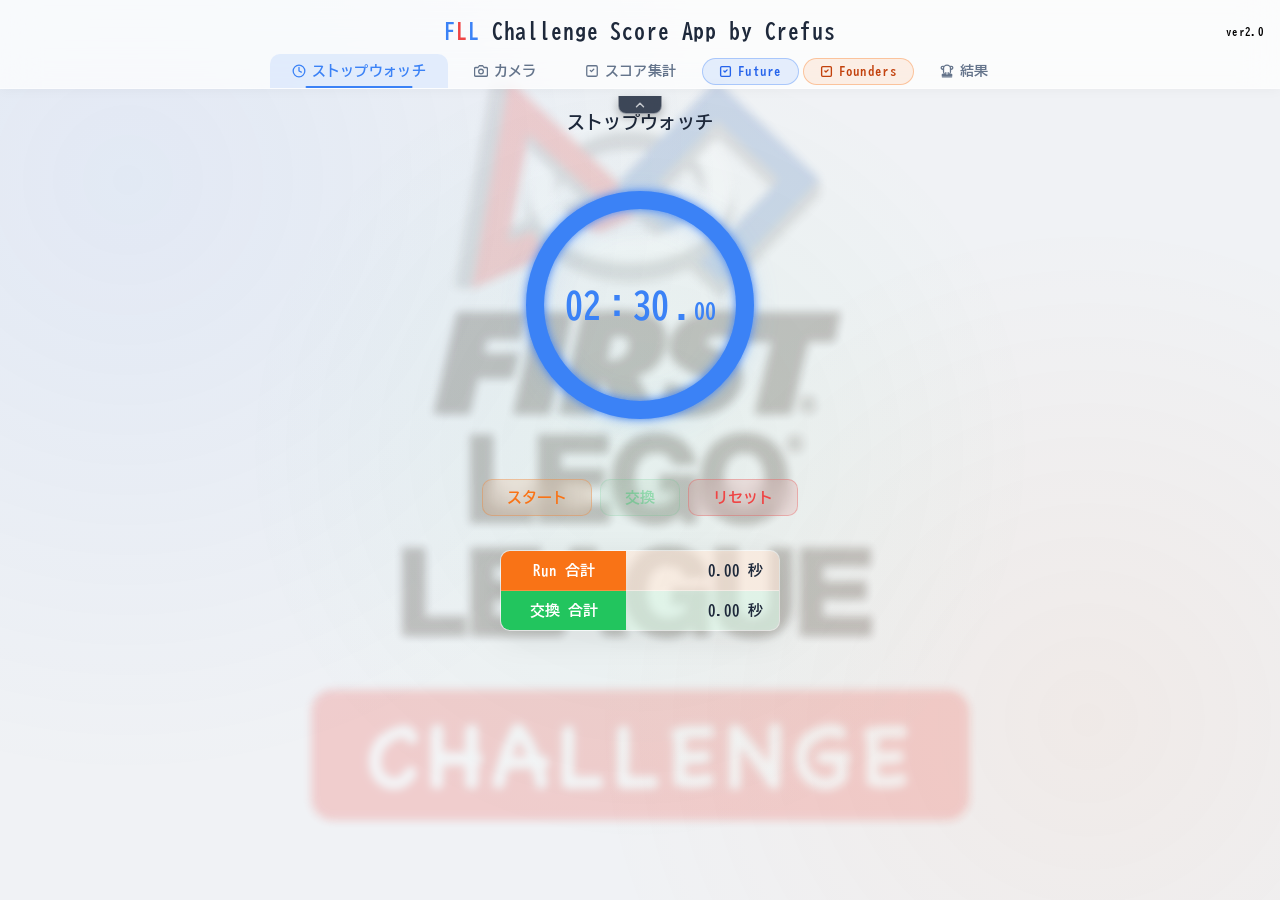
<file: index.html>
<!DOCTYPE html>
<html lang="ja">
<head>
    <meta charset="UTF-8">
    <meta name="viewport" content="width=device-width, initial-scale=1.0">
    <title>FLL Challenge Score App by Crefus</title>
    <link rel="stylesheet" href="style.css?v=1.0.5">
    <link rel="preconnect" href="https://fonts.googleapis.com">
    <link rel="preconnect" href="https://fonts.gstatic.com" crossorigin>
    <link href="https://fonts.googleapis.com/css2?family=BIZ+UD+Gothic&display=swap" rel="stylesheet">
</head><body>
    <div class="app-container">
        <header>
            <div class="header-top">
                <h1><span class="logo-blue">F</span><span class="logo-red">L</span><span class="logo-blue">L</span> Challenge Score App by Crefus</h1>
                <span class="header-version">ver2.0</span>
            </div>
            <nav class="tab-bar">
                <button id="timerTab" class="tab-button active">
                    <svg xmlns="http://www.w3.org/2000/svg" width="14" height="14" viewBox="0 0 24 24" fill="none" stroke="currentColor" stroke-width="2.5" stroke-linecap="round" stroke-linejoin="round" class="tab-icon"><circle cx="12" cy="12" r="10"></circle><polyline points="12 6 12 12 16 14"></polyline></svg>
                    <span>ストップウォッチ</span>
                </button>
                <button id="cameraTab" class="tab-button">
                    <svg xmlns="http://www.w3.org/2000/svg" width="14" height="14" viewBox="0 0 24 24" fill="none" stroke="currentColor" stroke-width="2.5" stroke-linecap="round" stroke-linejoin="round" class="tab-icon"><path d="M23 19a2 2 0 0 1-2 2H3a2 2 0 0 1-2-2V8a2 2 0 0 1 2-2h4l2-3h6l2 3h4a2 2 0 0 1 2 2z"></path><circle cx="12" cy="13" r="4"></circle></svg>
                    <span>カメラ</span>
                </button>
                <button id="scoreTab" class="tab-button">
                    <svg xmlns="http://www.w3.org/2000/svg" width="14" height="14" viewBox="0 0 24 24" fill="none" stroke="currentColor" stroke-width="2.5" stroke-linecap="round" stroke-linejoin="round" class="tab-icon"><rect x="3" y="3" width="18" height="18" rx="2" ry="2"></rect><polyline points="9 11 11 13 15 9"></polyline></svg>
                    <span>スコア集計</span>
                </button>
                <button id="futureTab" class="edition-link edition-link-future">
                    <svg xmlns="http://www.w3.org/2000/svg" width="13" height="13" viewBox="0 0 24 24" fill="none" stroke="currentColor" stroke-width="2.5" stroke-linecap="round" stroke-linejoin="round"><rect x="3" y="3" width="18" height="18" rx="2" ry="2"></rect><polyline points="9 11 11 13 15 9"></polyline></svg>
                    <span>Future</span>
                </button>
                <button id="foundersTab" class="edition-link edition-link-founders">
                    <svg xmlns="http://www.w3.org/2000/svg" width="13" height="13" viewBox="0 0 24 24" fill="none" stroke="currentColor" stroke-width="2.5" stroke-linecap="round" stroke-linejoin="round"><rect x="3" y="3" width="18" height="18" rx="2" ry="2"></rect><polyline points="9 11 11 13 15 9"></polyline></svg>
                    <span>Founders</span>
                </button>
                <button id="historyTab" class="tab-button">
                    <svg xmlns="http://www.w3.org/2000/svg" width="14" height="14" viewBox="0 0 24 24" fill="none" stroke="currentColor" stroke-width="2.5" stroke-linecap="round" stroke-linejoin="round" class="tab-icon"><path d="M6 9H4.5a2.5 2.5 0 0 1 0-5H6"></path><path d="M18 9h1.5a2.5 2.5 0 0 0 0-5H18"></path><path d="M4 22h16"></path><path d="M10 14.66V17c0 .55-.45 1-1 1H4v2h16v-2h-5c-.55 0-1-.45-1-1v-2.34"></path><path d="M12 2a6 6 0 0 0-6 6v5a6 6 0 0 0 6 6 6 6 0 0 0 6-6V8a6 6 0 0 0-6-6z"></path></svg>
                    <span>結果</span>
                </button>
            </nav>
        </header>

        <button id="headerToggleBtn" class="header-toggle-btn" aria-label="ヘッダー切り替え">
            <svg xmlns="http://www.w3.org/2000/svg" width="14" height="14" viewBox="0 0 24 24" fill="none" stroke="currentColor" stroke-width="2.5" stroke-linecap="round" stroke-linejoin="round" class="chevron-icon"><polyline points="18 15 12 9 6 15"/></svg>
        </button>

    <main>
        <section id="timer-section" class="content active">
            <h2>ストップウォッチ</h2>
            <div class="timer-display">
                <canvas id="timer-circle" width="300" height="300"></canvas>
                <div id="time-text">
                    <input type="number" id="minutes-input" value="2" min="0" max="99">
                    :
                    <input type="number" id="seconds-input" value="30" min="0" max="59">.<span id="centiseconds-display">00</span>
                </div>
            </div>
            <div class="timer-controls">
                <button id="startStopButton">スタート</button>
                <button id="exchangeButton" disabled>交換</button>
                <button id="resetButton">リセット</button>
            </div>
            <div class="lap-summary-container">
                <table id="total-times-table">
                    <tbody>
                        <tr class="total-run-row">
                            <th>Run 合計</th>
                            <td><span id="total-run-time">0.00</span> 秒</td>
                        </tr>
                        <tr class="total-exchange-row">
                            <th>交換 合計</th>
                            <td><span id="total-exchange-time">0.00</span> 秒</td>
                        </tr>
                    </tbody>
                </table>
                <ul id="lap-times">
                </ul>
            </div>
        </section>

        <section id="camera-section" class="content cam-fullscreen">
            <!-- Landscape-only warning overlay -->
            <div class="cam-orientation-warning" id="camOrientationWarning">
                <div class="cam-orientation-icon">
                    <svg xmlns="http://www.w3.org/2000/svg" width="72" height="72" viewBox="0 0 24 24" fill="none" stroke="currentColor" stroke-width="1.5" stroke-linecap="round" stroke-linejoin="round">
                        <rect x="5" y="2" width="14" height="20" rx="2" ry="2"/>
                        <line x1="12" y1="18" x2="12.01" y2="18"/>
                    </svg>
                </div>
                <p>📱 横向きにしてください</p>
            </div>

            <!-- Full-screen video background -->
            <video id="camera-stream" autoplay playsinline muted></video>

            <!-- Recording indicator -->
            <div class="cam-rec-indicator" id="camRecIndicator">
                <span class="cam-rec-dot"></span>
                <span>REC</span>
            </div>

            <!-- Top-left info overlay -->
            <div class="cam-top-info-overlay">
                <div class="cam-top-info-row cam-top-remaining">残り <strong id="camTimelineRemaining">2:30</strong></div>
                <div class="cam-top-info-row cam-top-run">Run合計 <strong id="camTimelineRunTotal">0.0</strong>秒</div>
                <div class="cam-top-info-row cam-top-exchange">交換合計 <strong id="camTimelineExchangeTotal">0.0</strong>秒</div>
            </div>

            <!-- Camera selector (top-right) -->
            <div class="cam-selector-overlay">
                <select id="camera-select" class="cam-glass-select">
                    <option value="">カメラ読み込み中...</option>
                </select>
            </div>

            <!-- Right-side round control buttons -->
            <div class="cam-controls-col">
                <!-- Record button -->
                <button id="camRecordButton" class="cam-round-btn cam-btn-record" title="録画">
                    <svg xmlns="http://www.w3.org/2000/svg" width="26" height="26" viewBox="0 0 24 24" fill="currentColor"><circle cx="12" cy="12" r="8"/></svg>
                </button>
                <div class="cam-btn-label">録画</div>

                <!-- Start/Stop button -->
                <button id="camStartStopButton" class="cam-round-btn cam-btn-start" title="スタート">
                    <svg xmlns="http://www.w3.org/2000/svg" width="22" height="22" viewBox="0 0 24 24" fill="none" stroke="currentColor" stroke-width="2.5" stroke-linecap="round" stroke-linejoin="round"><polygon points="5 3 19 12 5 21 5 3"/></svg>
                </button>
                <div class="cam-btn-label" id="camStartLabel">スタート</div>

                <!-- Exchange button -->
                <button id="camExchangeButton" class="cam-round-btn cam-btn-exchange" title="交換" disabled>
                    <svg xmlns="http://www.w3.org/2000/svg" width="22" height="22" viewBox="0 0 24 24" fill="none" stroke="currentColor" stroke-width="2.5" stroke-linecap="round" stroke-linejoin="round"><polyline points="17 1 21 5 17 9"/><path d="M3 11V9a4 4 0 0 1 4-4h14"/><polyline points="7 23 3 19 7 15"/><path d="M21 13v2a4 4 0 0 1-4 4H3"/></svg>
                </button>
                <div class="cam-btn-label" id="camExchangeLabel">交換</div>

                <!-- Reset button -->
                <button id="camResetButton" class="cam-round-btn cam-btn-reset" title="リセット">
                    <svg xmlns="http://www.w3.org/2000/svg" width="22" height="22" viewBox="0 0 24 24" fill="none" stroke="currentColor" stroke-width="2.5" stroke-linecap="round" stroke-linejoin="round"><polyline points="1 4 1 10 7 10"/><path d="M3.51 15a9 9 0 1 0 .49-3.49"/></svg>
                </button>
                <div class="cam-btn-label">リセット</div>
            </div>

            <!-- Timeline toggle tabs (shadcn/Radix style) -->
            <div class="cam-tab-switcher" id="camTabSwitcher">
                <div class="cam-tab-list" role="tablist" aria-label="タイムライン設定">
                    <button class="cam-tab-trigger active" id="camTabOn" role="tab" data-state="active">
                        <svg xmlns="http://www.w3.org/2000/svg" width="13" height="13" viewBox="0 0 24 24" fill="none" stroke="currentColor" stroke-width="2.5" stroke-linecap="round" stroke-linejoin="round"><rect x="3" y="3" width="18" height="3" rx="1"/><rect x="3" y="10" width="12" height="3" rx="1"/><rect x="3" y="17" width="7" height="3" rx="1"/></svg>
                        バーあり
                    </button>
                    <button class="cam-tab-trigger" id="camTabOff" role="tab" data-state="inactive">
                        <svg xmlns="http://www.w3.org/2000/svg" width="13" height="13" viewBox="0 0 24 24" fill="none" stroke="currentColor" stroke-width="2.5" stroke-linecap="round" stroke-linejoin="round"><line x1="18" y1="6" x2="6" y2="18"/><line x1="6" y1="6" x2="18" y2="18"/></svg>
                        バーなし
                    </button>
                </div>
            </div>

            <!-- Bottom timeline bar -->
            <div class="cam-timeline-wrapper" id="camTimelineWrapper">
                <div class="cam-timeline-track" id="camTimelineTrack">
                    <!-- Filled segments rendered by JS -->
                </div>
            </div>
        </section>

        <section id="score-section" class="content">
            <div class="score-form" id="missions-container">
                <!-- Missions will be loaded dynamically from missions.md -->
            </div>

            <div class="score-footer">
                <div class="score-footer-content">
                    <div class="total-score">
                        <h3>合計点数: <span id="total-score-value">0</span>点</h3>
                    </div>
                    <div class="score-footer-buttons">
                        <button id="scoreResetButton" class="score-reset-button">リセット</button>
                        <button id="saveScoreButton" class="score-save-button">保存</button>
                    </div>
                </div>
            </div>
        </section>

        <section id="future-section" class="content edition-content">
            <iframe id="futureFrame" class="edition-frame" data-src="Future%20Score%20BIOGLOW/index.html" title="BIOGLOW Future Edition 得点計算"></iframe>
        </section>

        <section id="founders-section" class="content edition-content">
            <iframe id="foundersFrame" class="edition-frame" data-src="Founders%20Score%20BIOGLOW/index.html" title="BIOGLOW Founders Edition 得点計算"></iframe>
        </section>

        <section id="history-section" class="content">
            <h2>結果</h2>
            <div class="saved-scores-container">
                <ul id="score-history-list"></ul>
                <button id="downloadButton" class="download-button">履歴をCSVでダウンロード</button>
            </div>
        </section>
    </main>
    </div>

    <script src="script.js?v=1.0.5"></script>
</body>
</html>
</file>
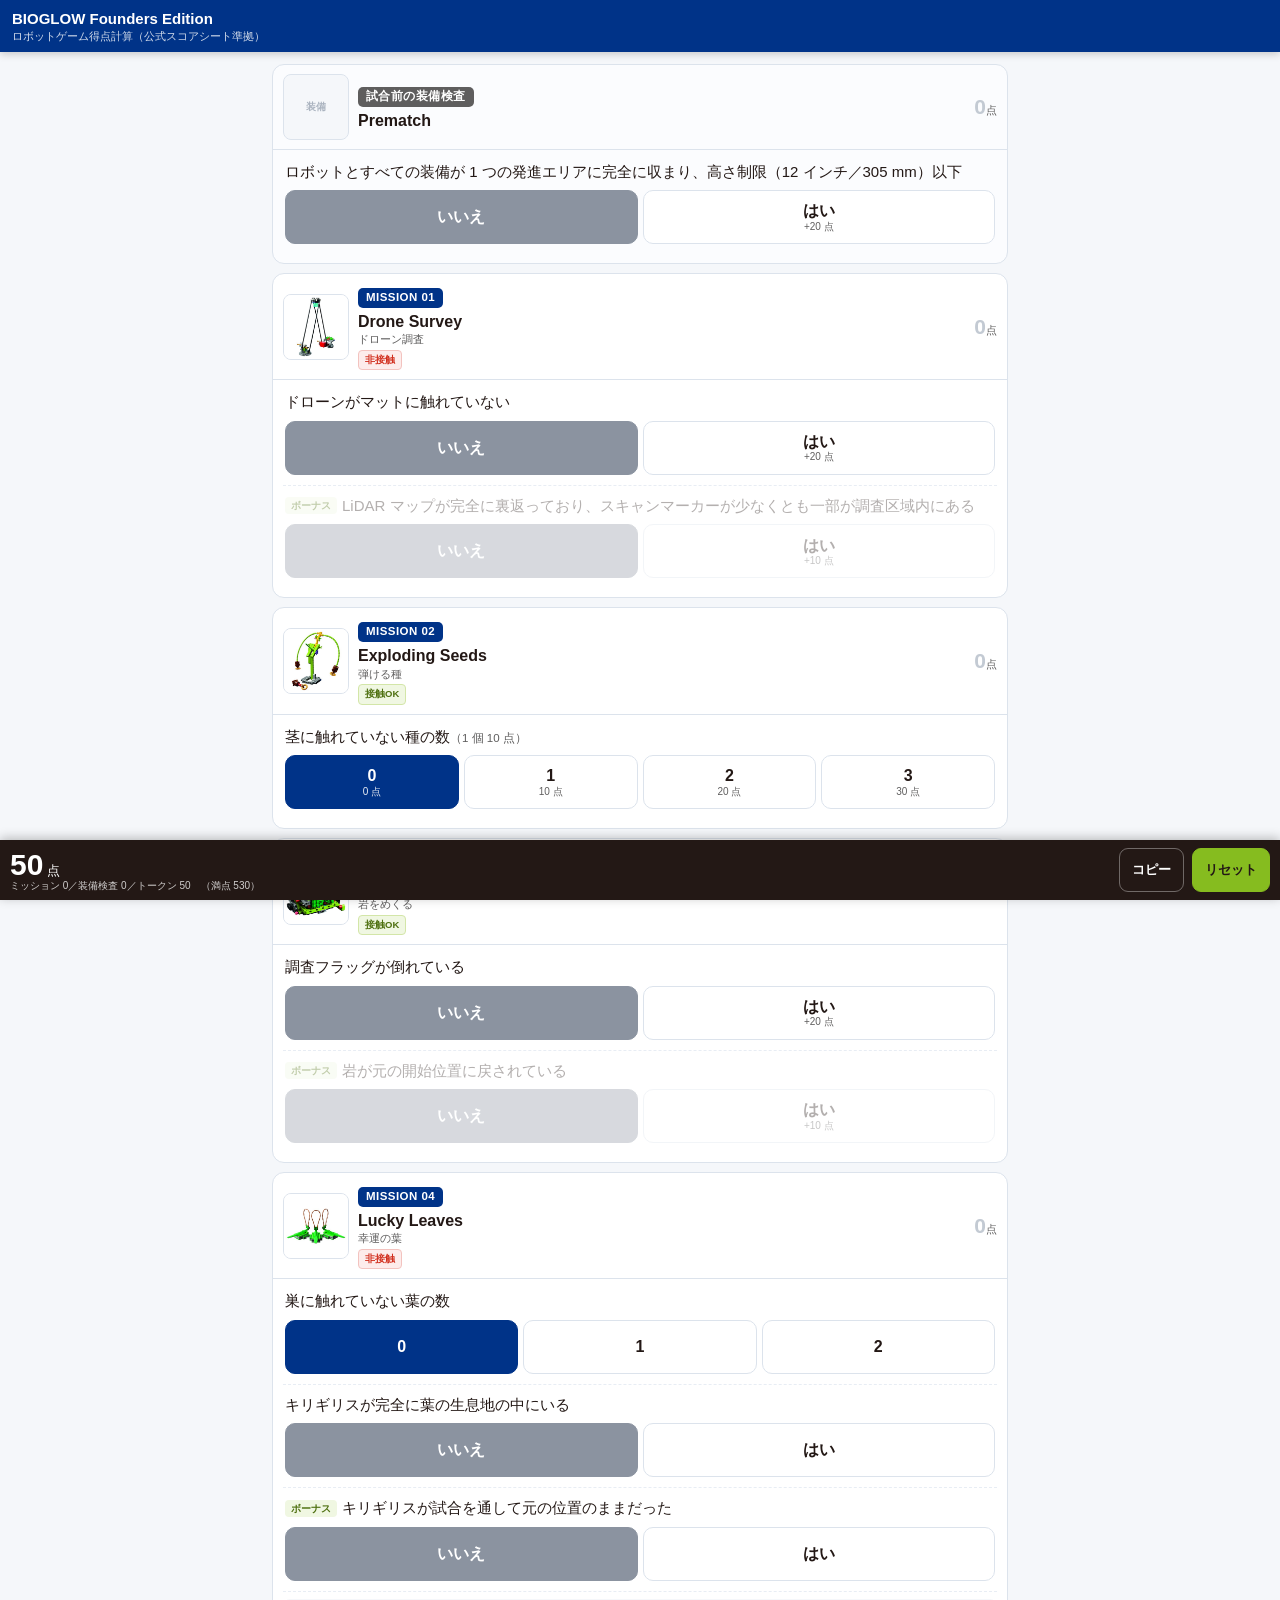
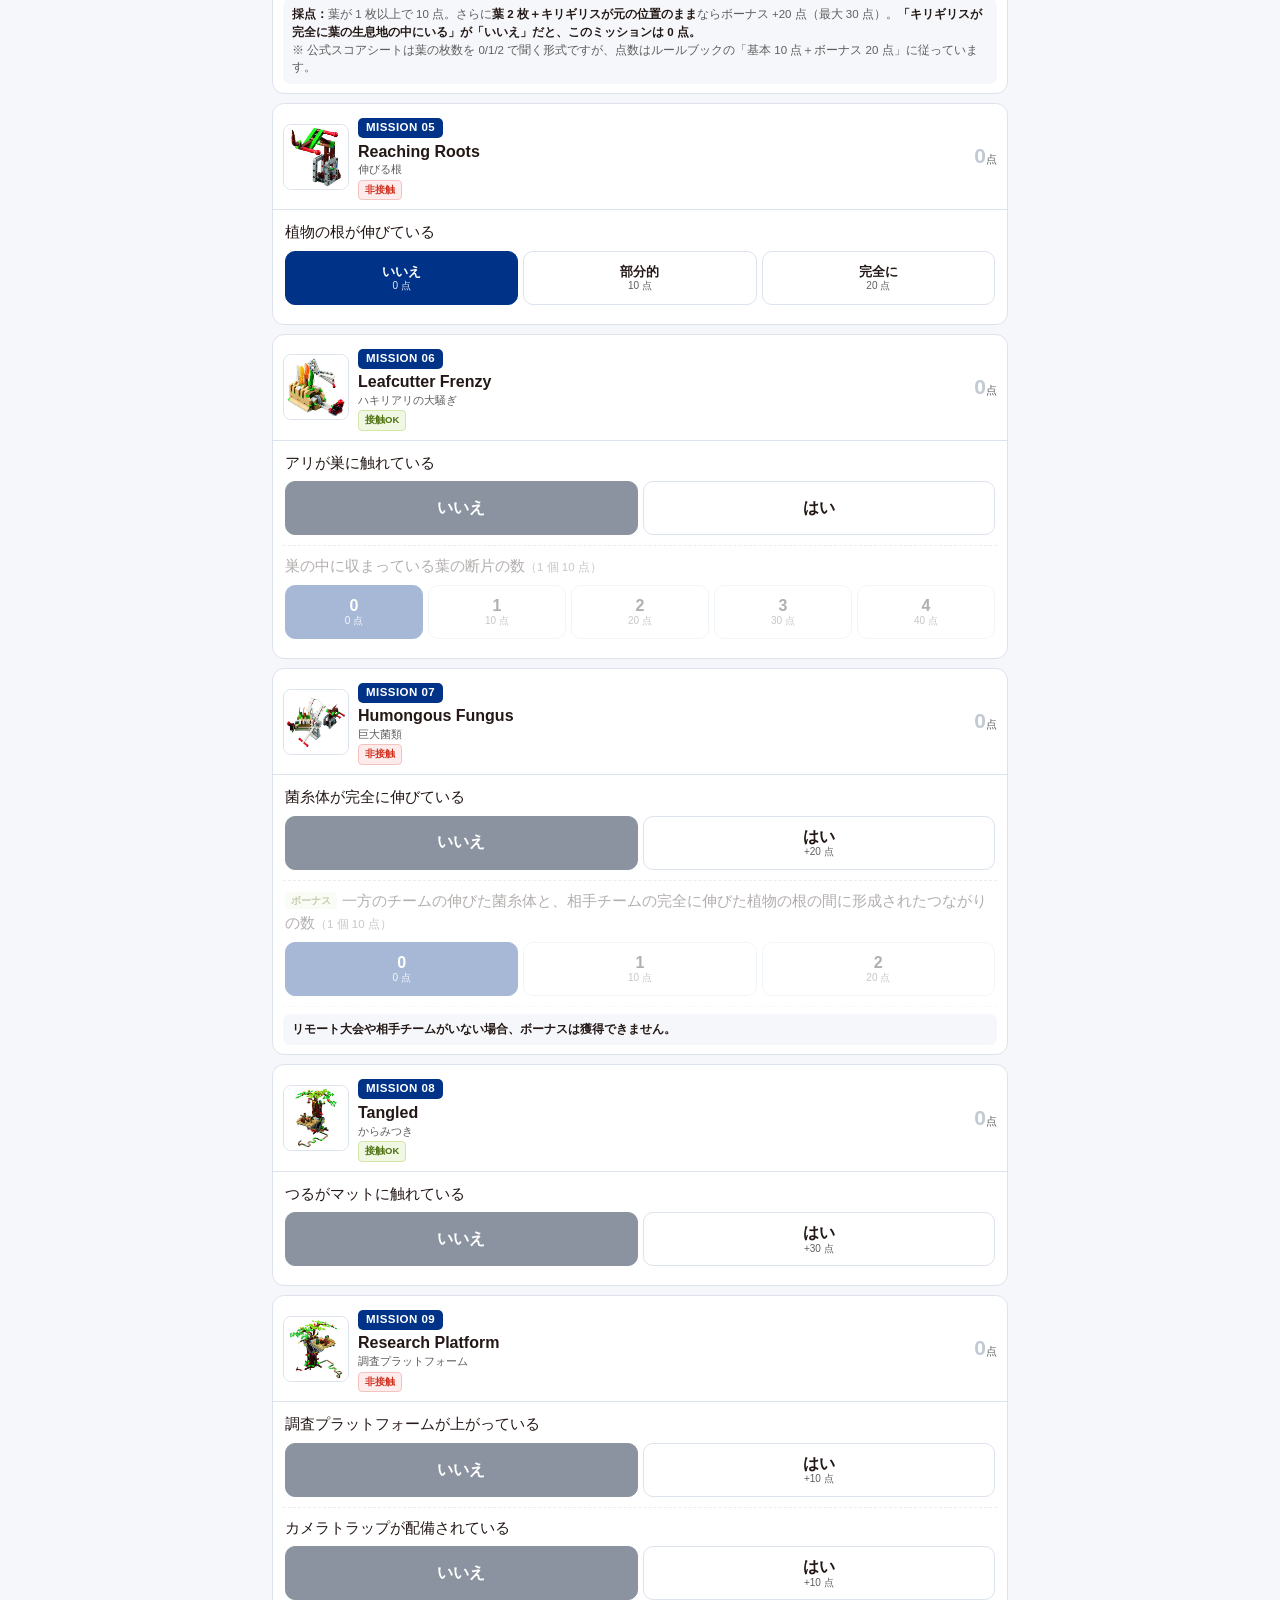
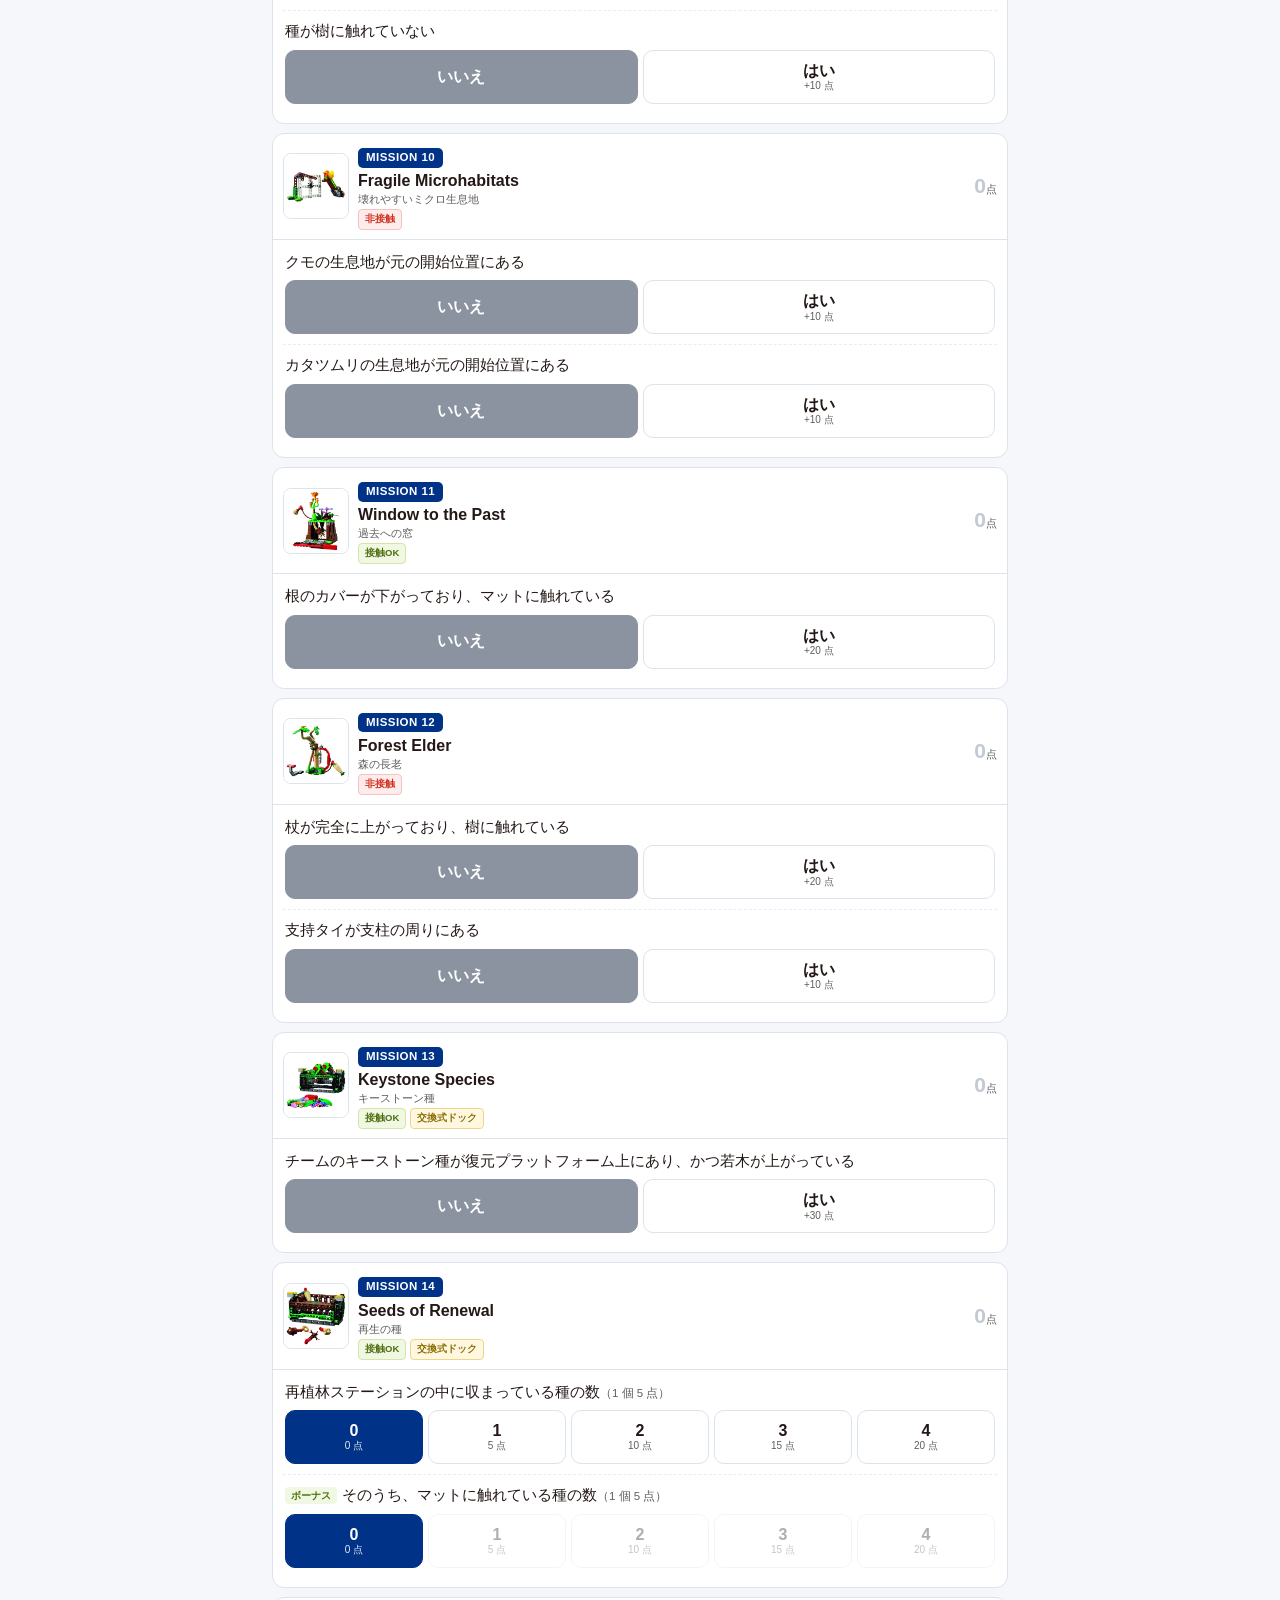
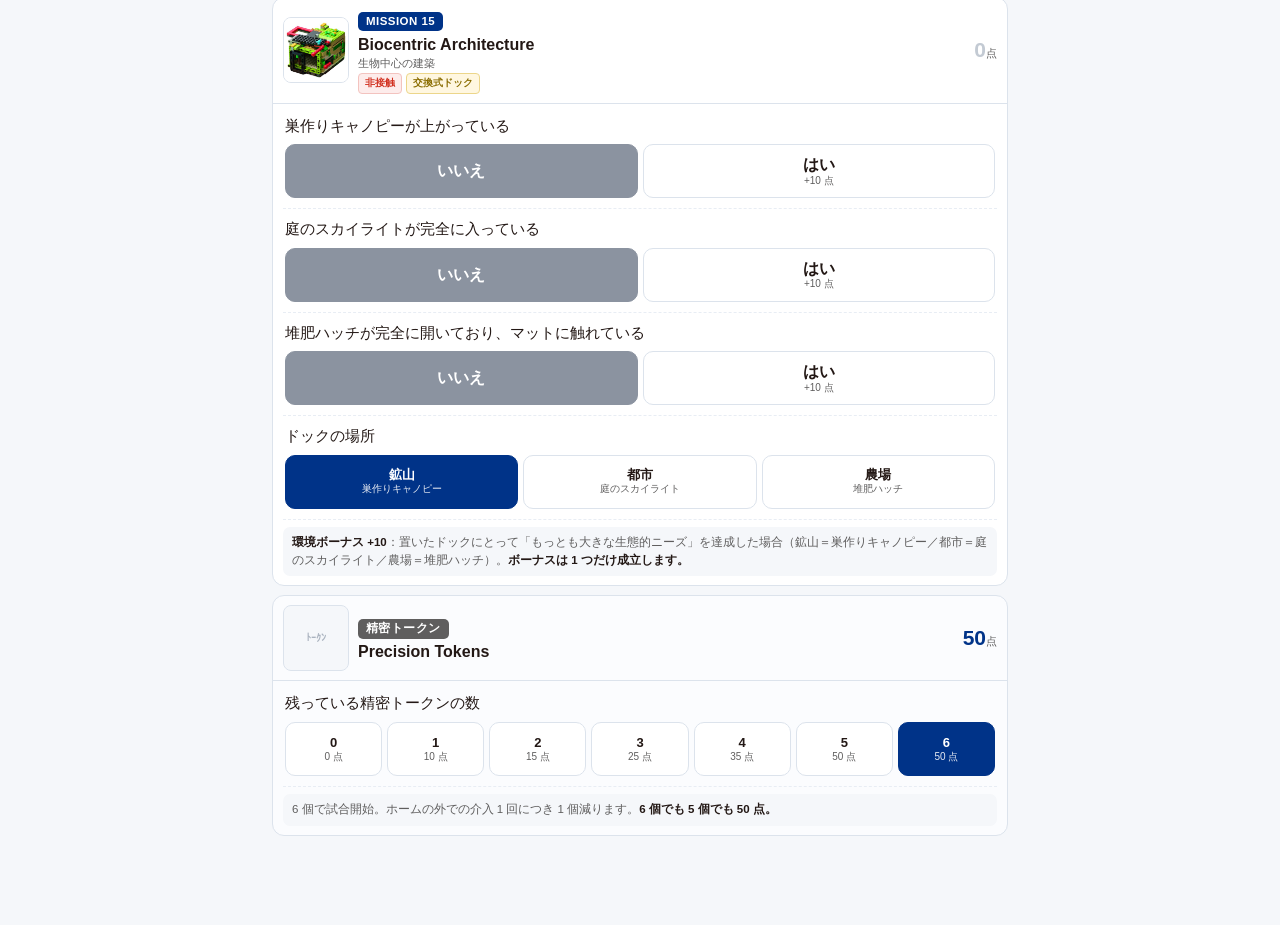
<file: Founders Score BIOGLOW/index.html>
<!DOCTYPE html>
<html lang="ja">
<head>
<meta charset="UTF-8">
<meta name="viewport" content="width=device-width, initial-scale=1, viewport-fit=cover">
<meta name="theme-color" content="#003388">
<title>BIOGLOW Founders Edition ― ロボットゲーム得点計算</title>
<style>
:root {
  --green:  #86bc1f;
  --blue:   #003388;
  --red:    #d12e1d;
  --ink:    #231815;
  --bg:     #f5f7fa;
  --line:   #dce3ec;
  --sub:    #5f5e5e;
  --green-bg:  #f0f7e2;
  --red-bg:    #fdeceb;
  --yellow-bg: #fff7e0;
  --font: "BIZ UDPGothic", "Hiragino Sans", "Noto Sans CJK JP", sans-serif;
  --foot-h: 70px;
}
* { box-sizing: border-box; -webkit-tap-highlight-color: transparent; min-width: 0; }
html { -webkit-text-size-adjust: 100%; }
body {
  margin: 0; background: var(--bg); color: var(--ink);
  font-family: var(--font); font-size: 16px; line-height: 1.55;
  font-feature-settings: "palt" 1;
  overflow-x: hidden; word-break: break-word; overflow-wrap: anywhere;
  padding-bottom: calc(var(--foot-h) + env(safe-area-inset-bottom, 0px) + 10px);
}

/* ===== タイトル ===== */
.head {
  position: sticky; top: 0; z-index: 30;
  background: var(--blue); color: #fff;
  padding: calc(9px + env(safe-area-inset-top, 0px)) 12px 9px;
  box-shadow: 0 2px 8px rgba(0,0,0,.2);
}
.head .ttl { font-size: 15px; font-weight: 700; line-height: 1.3; }
.head .ttl small { display: block; font-weight: 400; opacity: .82; font-size: 11px; }

main { max-width: 760px; margin: 0 auto; padding: 10px 8px 0; }

/* ===== ミッションカード ===== */
.card { background: #fff; border: 1px solid var(--line); border-radius: 12px; margin-bottom: 9px; overflow: hidden; }
.card.sys { background: #fbfcfe; }

.ch { display: flex; align-items: center; gap: 9px; padding: 9px 10px; border-bottom: 1px solid var(--line); }
.thumb {
  flex: none; width: 54px; height: 54px; border-radius: 8px; overflow: hidden;
  background: var(--bg); border: 1px solid var(--line);
  display: flex; align-items: center; justify-content: center;
}
.thumb img { width: 100%; height: 100%; object-fit: cover; display: block; }
.thumb .ph { font-size: 9.5px; color: #aab3bf; text-align: center; line-height: 1.25; font-weight: 700; }
.hd { flex: 1 1 auto; }
.hd .no {
  display: inline-block; background: var(--blue); color: #fff; font-weight: 700;
  font-size: 11.5px; padding: 1px 8px; border-radius: 5px; letter-spacing: .04em;
}
.card.sys .hd .no { background: var(--sub); }
.hd .nm { font-weight: 700; font-size: 14.5px; line-height: 1.3; margin-top: 2px; }
.hd .nm em { font-style: normal; font-weight: 400; font-size: 11px; color: var(--sub); display: block; }
.tags { display: flex; gap: 4px; flex-wrap: wrap; margin-top: 3px; }
.tag { font-size: 9.5px; font-weight: 700; padding: 2px 6px; border-radius: 4px; border: 1px solid transparent; white-space: nowrap; }
.tag.no-touch { background: var(--red-bg); color: var(--red); border-color: #f3c3bf; }
.tag.touch-ok { background: var(--green-bg); color: #4d6f0f; border-color: #d3e6a8; }
.tag.dock { background: var(--yellow-bg); color: #8a6d00; border-color: #ecd68a; }
.sub-pt { flex: none; font-weight: 700; font-size: 19px; color: var(--blue); text-align: right; font-variant-numeric: tabular-nums; }
.sub-pt.zero { color: #c3cad3; }
.sub-pt em { font-style: normal; font-size: 10.5px; font-weight: 400; color: var(--sub); }

.body { padding: 2px 10px 9px; }

/* ===== 条件の行 ===== */
.q { padding: 9px 2px 10px; border-bottom: 1px dashed #e8edf4; }
.q:last-of-type { border-bottom: 0; }
.q.off { opacity: .34; pointer-events: none; }
.q .lb { font-size: 14px; line-height: 1.5; margin-bottom: 7px; }
.q .lb .bns { display: inline-block; background: var(--green-bg); color: #4d6f0f; font-size: 10px; font-weight: 700; padding: 1px 6px; border-radius: 4px; margin-right: 5px; vertical-align: 1.5px; }
.q .lb .per { color: var(--sub); font-size: 11.5px; }
.opts { display: flex; gap: 5px; }
.opts button {
  flex: 1 1 0; min-height: 50px; border-radius: 10px;
  border: 1.5px solid var(--line); background: #fff;
  font-family: inherit; font-size: 15px; font-weight: 700; color: var(--ink);
  cursor: pointer; line-height: 1.15; padding: 4px 2px;
}
.opts button small { display: block; font-weight: 400; font-size: 10px; color: var(--sub); }
.opts button[aria-pressed="true"] { background: var(--blue); border-color: var(--blue); color: #fff; }
.opts button[aria-pressed="true"] small { color: rgba(255,255,255,.9); }
.opts button.no[aria-pressed="true"] { background: #8b93a0; border-color: #8b93a0; }
.opts.txt button { font-size: 13px; }
.opts.txt button small { font-size: 10px; }

.note { font-size: 11.5px; color: var(--sub); background: var(--bg); border-radius: 7px; padding: 7px 9px; margin: 7px 0 0; line-height: 1.55; }
.note b { color: var(--ink); }

/* ===== 合計 ===== */
.foot {
  position: fixed; left: 0; right: 0; bottom: 0; z-index: 30;
  background: var(--ink); color: #fff;
  padding: 8px 10px calc(8px + env(safe-area-inset-bottom, 0px));
  display: flex; align-items: center; gap: 8px;
  box-shadow: 0 -2px 10px rgba(0,0,0,.25);
}
.foot .tot { flex: 1 1 auto; line-height: 1.05; }
.foot .tot b { font-size: 30px; font-variant-numeric: tabular-nums; }
.foot .tot b::after { content: " 点"; font-size: 13px; font-weight: 400; }
.foot .tot span { display: block; font-size: 10px; opacity: .78; white-space: nowrap; overflow: hidden; text-overflow: ellipsis; }
.foot button {
  flex: none; min-height: 44px; padding: 0 12px; border-radius: 9px;
  border: 1px solid rgba(255,255,255,.35); background: transparent; color: #fff;
  font-family: inherit; font-size: 13px; font-weight: 700; cursor: pointer;
}
.foot button.pri { background: var(--green); border-color: var(--green); color: var(--ink); }

@media (min-width: 700px) {
  body { font-size: 17px; }
  main { padding: 12px 12px 0; }
  .thumb { width: 66px; height: 66px; }
  .hd .nm { font-size: 16px; }
  .q .lb { font-size: 15px; }
  .sub-pt { font-size: 21px; }
  .opts button { min-height: 54px; font-size: 16px; }
}
</style>
</head>
<body>

<header class="head">
  <div class="ttl">BIOGLOW Founders Edition<small>ロボットゲーム得点計算（公式スコアシート準拠）</small></div>
</header>

<main>
  <div id="list"></div>
</main>

<footer class="foot">
  <div class="tot"><b id="total">0</b><span id="breakdown"></span></div>
  <button id="copy">コピー</button>
  <button id="reset" class="pri">リセット</button>
</footer>

<script>
/* =========================================================
   公式スコアシート（BIOGLOW Founders Edition - Robot Game Scoresheet）
   の行構成に合わせた定義。点数は Foundersロボットゲームルール.md による。
   type: 'yn'（いいえ/はい）／'num'（個数）／'opt'（選択肢）
   ========================================================= */
var CARDS = [
  { id:'pre', no:'―', name:'Prematch', jp:'試合前の装備検査', sys:true, ph:'装備', rows:[
      { id:'a', type:'yn', label:'ロボットとすべての装備が 1 つの発進エリアに完全に収まり、高さ制限（12 インチ／305 mm）以下', pt:20 }
    ]},

  { id:'m01', no:'01', name:'Drone Survey', jp:'ドローン調査', noEq:true, rows:[
      { id:'a', type:'yn', label:'ドローンがマットに触れていない', pt:20 },
      { id:'b', type:'yn', label:'LiDAR マップが完全に裏返っており、スキャンマーカーが少なくとも一部が調査区域内にある', pt:10, bonus:true, requires:'a' }
    ]},

  { id:'m02', no:'02', name:'Exploding Seeds', jp:'弾ける種', rows:[
      { id:'n', type:'num', label:'茎に触れていない種の数', max:3, unit:10 }
    ]},

  { id:'m03', no:'03', name:'Flip the Rock', jp:'岩をめくる', rows:[
      { id:'a', type:'yn', label:'調査フラッグが倒れている', pt:20 },
      { id:'b', type:'yn', label:'岩が元の開始位置に戻されている', pt:10, bonus:true, requires:'a' }
    ]},

  { id:'m04', no:'04', name:'Lucky Leaves', jp:'幸運の葉', noEq:true, rows:[
      { id:'n', type:'num', label:'巣に触れていない葉の数', max:2, unit:0 },
      { id:'k', type:'yn', label:'キリギリスが完全に葉の生息地の中にいる', pt:0 },
      { id:'b', type:'yn', label:'キリギリスが試合を通して元の位置のままだった', pt:0, bonus:true }
    ],
    calc:'m04',
    note:'<b>採点：</b>葉が 1 枚以上で 10 点。さらに<b>葉 2 枚＋キリギリスが元の位置のまま</b>ならボーナス +20 点（最大 30 点）。<b>「キリギリスが完全に葉の生息地の中にいる」が「いいえ」だと、このミッションは 0 点。</b><br>※ 公式スコアシートは葉の枚数を 0/1/2 で聞く形式ですが、点数はルールブックの「基本 10 点＋ボーナス 20 点」に従っています。'
  },

  { id:'m05', no:'05', name:'Reaching Roots', jp:'伸びる根', noEq:true, rows:[
      { id:'s', type:'opt', label:'植物の根が伸びている', opts:[
          { v:0, lb:'いいえ', sub:'0 点', pt:0 },
          { v:1, lb:'部分的', sub:'10 点', pt:10 },
          { v:2, lb:'完全に', sub:'20 点', pt:20 }
        ], def:0 }
    ]},

  { id:'m06', no:'06', name:'Leafcutter Frenzy', jp:'ハキリアリの大騒ぎ', rows:[
      { id:'g', type:'yn', label:'アリが巣に触れている', pt:0 },
      { id:'n', type:'num', label:'巣の中に収まっている葉の断片の数', max:4, unit:10, requires:'g' }
    ]},

  { id:'m07', no:'07', name:'Humongous Fungus', jp:'巨大菌類', noEq:true, rows:[
      { id:'a', type:'yn', label:'菌糸体が完全に伸びている', pt:20 },
      { id:'n', type:'num', label:'一方のチームの伸びた菌糸体と、相手チームの完全に伸びた植物の根の間に形成されたつながりの数', max:2, unit:10, bonus:true, requires:'a' }
    ],
    note:'<b>リモート大会や相手チームがいない場合、ボーナスは獲得できません。</b>'
  },

  { id:'m08', no:'08', name:'Tangled', jp:'からみつき', rows:[
      { id:'a', type:'yn', label:'つるがマットに触れている', pt:30 }
    ]},

  { id:'m09', no:'09', name:'Research Platform', jp:'調査プラットフォーム', noEq:true, rows:[
      { id:'a', type:'yn', label:'調査プラットフォームが上がっている', pt:10 },
      { id:'b', type:'yn', label:'カメラトラップが配備されている', pt:10 },
      { id:'c', type:'yn', label:'種が樹に触れていない', pt:10 }
    ]},

  { id:'m10', no:'10', name:'Fragile Microhabitats', jp:'壊れやすいミクロ生息地', noEq:true, rows:[
      { id:'a', type:'yn', label:'クモの生息地が元の開始位置にある', pt:10 },
      { id:'b', type:'yn', label:'カタツムリの生息地が元の開始位置にある', pt:10 }
    ]},

  { id:'m11', no:'11', name:'Window to the Past', jp:'過去への窓', rows:[
      { id:'a', type:'yn', label:'根のカバーが下がっており、マットに触れている', pt:20 }
    ]},

  { id:'m12', no:'12', name:'Forest Elder', jp:'森の長老', noEq:true, rows:[
      { id:'a', type:'yn', label:'杖が完全に上がっており、樹に触れている', pt:20 },
      { id:'b', type:'yn', label:'支持タイが支柱の周りにある', pt:10 }
    ]},

  { id:'m13', no:'13', name:'Keystone Species', jp:'キーストーン種', dock:true, rows:[
      { id:'a', type:'yn', label:'チームのキーストーン種が復元プラットフォーム上にあり、かつ若木が上がっている', pt:30 }
    ]},

  { id:'m14', no:'14', name:'Seeds of Renewal', jp:'再生の種', dock:true, rows:[
      { id:'n', type:'num', label:'再植林ステーションの中に収まっている種の数', max:4, unit:5 },
      { id:'b', type:'num', label:'そのうち、マットに触れている種の数', max:4, unit:5, bonus:true, cappedBy:'n' }
    ]},

  { id:'m15', no:'15', name:'Biocentric Architecture', jp:'生物中心の建築', noEq:true, dock:true, rows:[
      { id:'a', type:'yn', label:'巣作りキャノピーが上がっている', pt:10 },
      { id:'b', type:'yn', label:'庭のスカイライトが完全に入っている', pt:10 },
      { id:'c', type:'yn', label:'堆肥ハッチが完全に開いており、マットに触れている', pt:10 },
      { id:'d', type:'opt', label:'ドックの場所', opts:[
          { v:'mine', lb:'鉱山', sub:'巣作りキャノピー', pt:0 },
          { v:'city', lb:'都市', sub:'庭のスカイライト', pt:0 },
          { v:'farm', lb:'農場', sub:'堆肥ハッチ', pt:0 }
        ], def:'mine' }
    ],
    envBonus:true,
    note:'<b>環境ボーナス +10</b>：置いたドックにとって「もっとも大きな生態的ニーズ」を達成した場合（鉱山＝巣作りキャノピー／都市＝庭のスカイライト／農場＝堆肥ハッチ）。<b>ボーナスは 1 つだけ成立します。</b>'
  },

  { id:'tok', no:'―', name:'Precision Tokens', jp:'精密トークン', sys:true, ph:'ﾄｰｸﾝ', rows:[
      { id:'n', type:'opt', label:'残っている精密トークンの数', opts:[
          { v:0, lb:'0', sub:'0 点', pt:0 },
          { v:1, lb:'1', sub:'10 点', pt:10 },
          { v:2, lb:'2', sub:'15 点', pt:15 },
          { v:3, lb:'3', sub:'25 点', pt:25 },
          { v:4, lb:'4', sub:'35 点', pt:35 },
          { v:5, lb:'5', sub:'50 点', pt:50 },
          { v:6, lb:'6', sub:'50 点', pt:50 }
        ], def:6 }
    ],
    note:'6 個で試合開始。ホームの外での介入 1 回につき 1 個減ります。<b>6 個でも 5 個でも 50 点。</b>'
  }
];

/* ===================== 状態 ===================== */
var KEY = 'bioglow-founders-score-v3';
var d = {};

function ensureDefaults() {
  CARDS.forEach(function (c) {
    if (!d[c.id]) { d[c.id] = {}; }
    c.rows.forEach(function (r) {
      if (d[c.id][r.id] === undefined) {
        d[c.id][r.id] = (r.type === 'opt') ? r.def : (r.type === 'num' ? 0 : false);
      }
    });
  });
}
function load() {
  try {
    var raw = localStorage.getItem(KEY);
    if (raw) { var o = JSON.parse(raw); if (o && typeof o === 'object') { d = o; } }
  } catch (e) {}
  ensureDefaults();
}
function save() { try { localStorage.setItem(KEY, JSON.stringify(d)); } catch (e) {} }

/* ===================== 得点計算 ===================== */
function rowOk(c, r) {
  if (!r.requires) { return true; }
  var v = d[c.id][r.requires];
  return (typeof v === 'number') ? v > 0 : !!v;
}
function cardScore(c) {
  if (c.calc === 'm04') {
    if (!d.m04.k) { return 0; }               // キリギリスが生息地の外 → 0 点
    var leaves = d.m04.n || 0;
    var s = leaves >= 1 ? 10 : 0;             // 基本：葉 1 枚以上で 10 点
    if (leaves >= 2 && d.m04.b) { s += 20; }  // ボーナス：葉 2 枚＋キリギリスが元の位置
    return s;
  }
  var t = 0;
  c.rows.forEach(function (r) {
    if (!rowOk(c, r)) { return; }
    var v = d[c.id][r.id];
    if (r.type === 'yn') { if (v) { t += r.pt; } }
    else if (r.type === 'num') {
      var n = v || 0;
      if (r.cappedBy) { n = Math.min(n, d[c.id][r.cappedBy] || 0); }
      t += n * r.unit;
    } else if (r.type === 'opt') {
      var o = r.opts.filter(function (x) { return x.v === v; })[0];
      if (o) { t += o.pt; }
    }
  });
  if (c.envBonus) {
    var dk = d[c.id].d;
    if ((dk === 'mine' && d[c.id].a) || (dk === 'city' && d[c.id].b) || (dk === 'farm' && d[c.id].c)) { t += 10; }
  }
  return t;
}
function totals() {
  var pre = cardScore(CARDS[0]);
  var tok = cardScore(CARDS[CARDS.length - 1]);
  var mi = 0;
  CARDS.forEach(function (c) { if (!c.sys) { mi += cardScore(c); } });
  return { pre: pre, tok: tok, mi: mi, all: pre + tok + mi };
}

/* ===================== 描画 ===================== */
var listEl = document.getElementById('list');
function el(tag, cls, html) {
  var e = document.createElement(tag);
  if (cls) { e.className = cls; }
  if (html !== undefined) { e.innerHTML = html; }
  return e;
}
function thumbFor(c) {
  var t = el('div', 'thumb');
  if (c.sys) { t.appendChild(el('div', 'ph', c.ph)); return t; }
  var img = document.createElement('img');
  img.alt = 'ミッション ' + c.no + ' ' + c.jp;
  img.src = 'images/m' + c.no + '.jpg';
  img.onerror = function () { t.innerHTML = ''; t.appendChild(el('div', 'ph', 'MISSION<br>' + c.no)); };
  t.appendChild(img);
  return t;
}
function optsFor(r) {
  if (r.type === 'yn') { return [ { v:false, lb:'いいえ', cls:'no' }, { v:true, lb:'はい', sub: r.pt ? '+' + r.pt + ' 点' : '' } ]; }
  if (r.type === 'num') {
    var a = [];
    for (var i = 0; i <= r.max; i++) { a.push({ v:i, lb:String(i), sub: r.unit ? (i * r.unit) + ' 点' : '' }); }
    return a;
  }
  return r.opts;
}
function buildList() {
  listEl.innerHTML = '';
  CARDS.forEach(function (c) {
    var card = el('section', 'card' + (c.sys ? ' sys' : ''));

    var ch = el('div', 'ch');
    ch.appendChild(thumbFor(c));
    var hd = el('div', 'hd');
    hd.appendChild(el('div', 'no', c.sys ? c.jp : 'MISSION ' + c.no));
    hd.appendChild(el('div', 'nm', c.name + '<em>' + (c.sys ? '' : c.jp) + '</em>'));
    if (!c.sys) {
      var tags = el('div', 'tags');
      tags.appendChild(el('span', 'tag ' + (c.noEq ? 'no-touch' : 'touch-ok'), c.noEq ? '非接触' : '接触OK'));
      if (c.dock) { tags.appendChild(el('span', 'tag dock', '交換式ドック')); }
      hd.appendChild(tags);
    }
    ch.appendChild(hd);
    var sp = el('span', 'sub-pt', '0<em>点</em>');
    sp.setAttribute('data-sub', c.id);
    ch.appendChild(sp);
    card.appendChild(ch);

    var body = el('div', 'body');
    c.rows.forEach(function (r) {
      var q = el('div', 'q');
      q.setAttribute('data-q', c.id + '.' + r.id);
      q.appendChild(el('div', 'lb',
        (r.bonus ? '<span class="bns">ボーナス</span>' : '') + r.label +
        (r.type === 'num' && r.unit ? '<span class="per">（1 個 ' + r.unit + ' 点）</span>' : '')));
      var wrap = el('div', 'opts' + (r.type === 'opt' ? ' txt' : ''));
      optsFor(r).forEach(function (o) {
        var b = el('button', o.cls || null, o.lb + (o.sub ? '<small>' + o.sub + '</small>' : ''));
        b.type = 'button';
        b.setAttribute('data-v', String(o.v));
        b.onclick = function () {
          var v = o.v;
          if (r.cappedBy && typeof v === 'number') { v = Math.min(v, d[c.id][r.cappedBy] || 0); }
          d[c.id][r.id] = v;
          save(); update();
        };
        wrap.appendChild(b);
      });
      q.appendChild(wrap);
      body.appendChild(q);
    });
    if (c.note) { body.appendChild(el('div', 'note', c.note)); }
    card.appendChild(body);
    listEl.appendChild(card);
  });
}

/* ===================== 反映 ===================== */
function update() {
  CARDS.forEach(function (c) {
    c.rows.forEach(function (r) {
      var q = listEl.querySelector('[data-q="' + c.id + '.' + r.id + '"]');
      if (!q) { return; }
      var ok = rowOk(c, r);
      q.classList.toggle('off', !ok);
      var capped = r.cappedBy ? (d[c.id][r.cappedBy] || 0) : null;
      Array.prototype.forEach.call(q.querySelectorAll('button'), function (b) {
        var bv = b.getAttribute('data-v');
        b.setAttribute('aria-pressed', bv === String(d[c.id][r.id]) ? 'true' : 'false');
        if (capped !== null) { b.disabled = (Number(bv) > capped); b.style.opacity = b.disabled ? '.35' : ''; }
      });
    });
    var sp = listEl.querySelector('[data-sub="' + c.id + '"]');
    if (sp) {
      var s = cardScore(c);
      sp.innerHTML = s + '<em>点</em>';
      sp.classList.toggle('zero', s === 0);
    }
  });
  var t = totals();
  document.getElementById('total').textContent = t.all;
  document.getElementById('breakdown').textContent =
    'ミッション ' + t.mi + '／装備検査 ' + t.pre + '／トークン ' + t.tok + '　（満点 530）';
}
function render() { buildList(); update(); }

/* ===================== 操作 ===================== */
document.getElementById('reset').onclick = function () {
  if (!confirm('入力をすべて消します。よろしいですか？')) { return; }
  d = {}; ensureDefaults(); save(); render(); window.scrollTo(0, 0);
};
document.getElementById('copy').onclick = function () {
  var t = totals(), lines = [];
  lines.push('BIOGLOW Founders 得点：' + t.all + ' 点');
  lines.push('装備検査 ' + t.pre + ' ／ 精密トークン ' + t.tok + ' ／ ミッション ' + t.mi);
  CARDS.forEach(function (c) {
    if (c.sys) { return; }
    lines.push('  M' + c.no + ' ' + c.jp + '：' + cardScore(c) + ' 点');
  });
  var txt = lines.join('\n');
  if (navigator.clipboard && navigator.clipboard.writeText) {
    navigator.clipboard.writeText(txt).then(
      function () { alert('結果をコピーしました。'); },
      function () { window.prompt('コピーしてください', txt); });
  } else { window.prompt('コピーしてください', txt); }
};

load();
render();
</script>
</body>
</html>
</file>
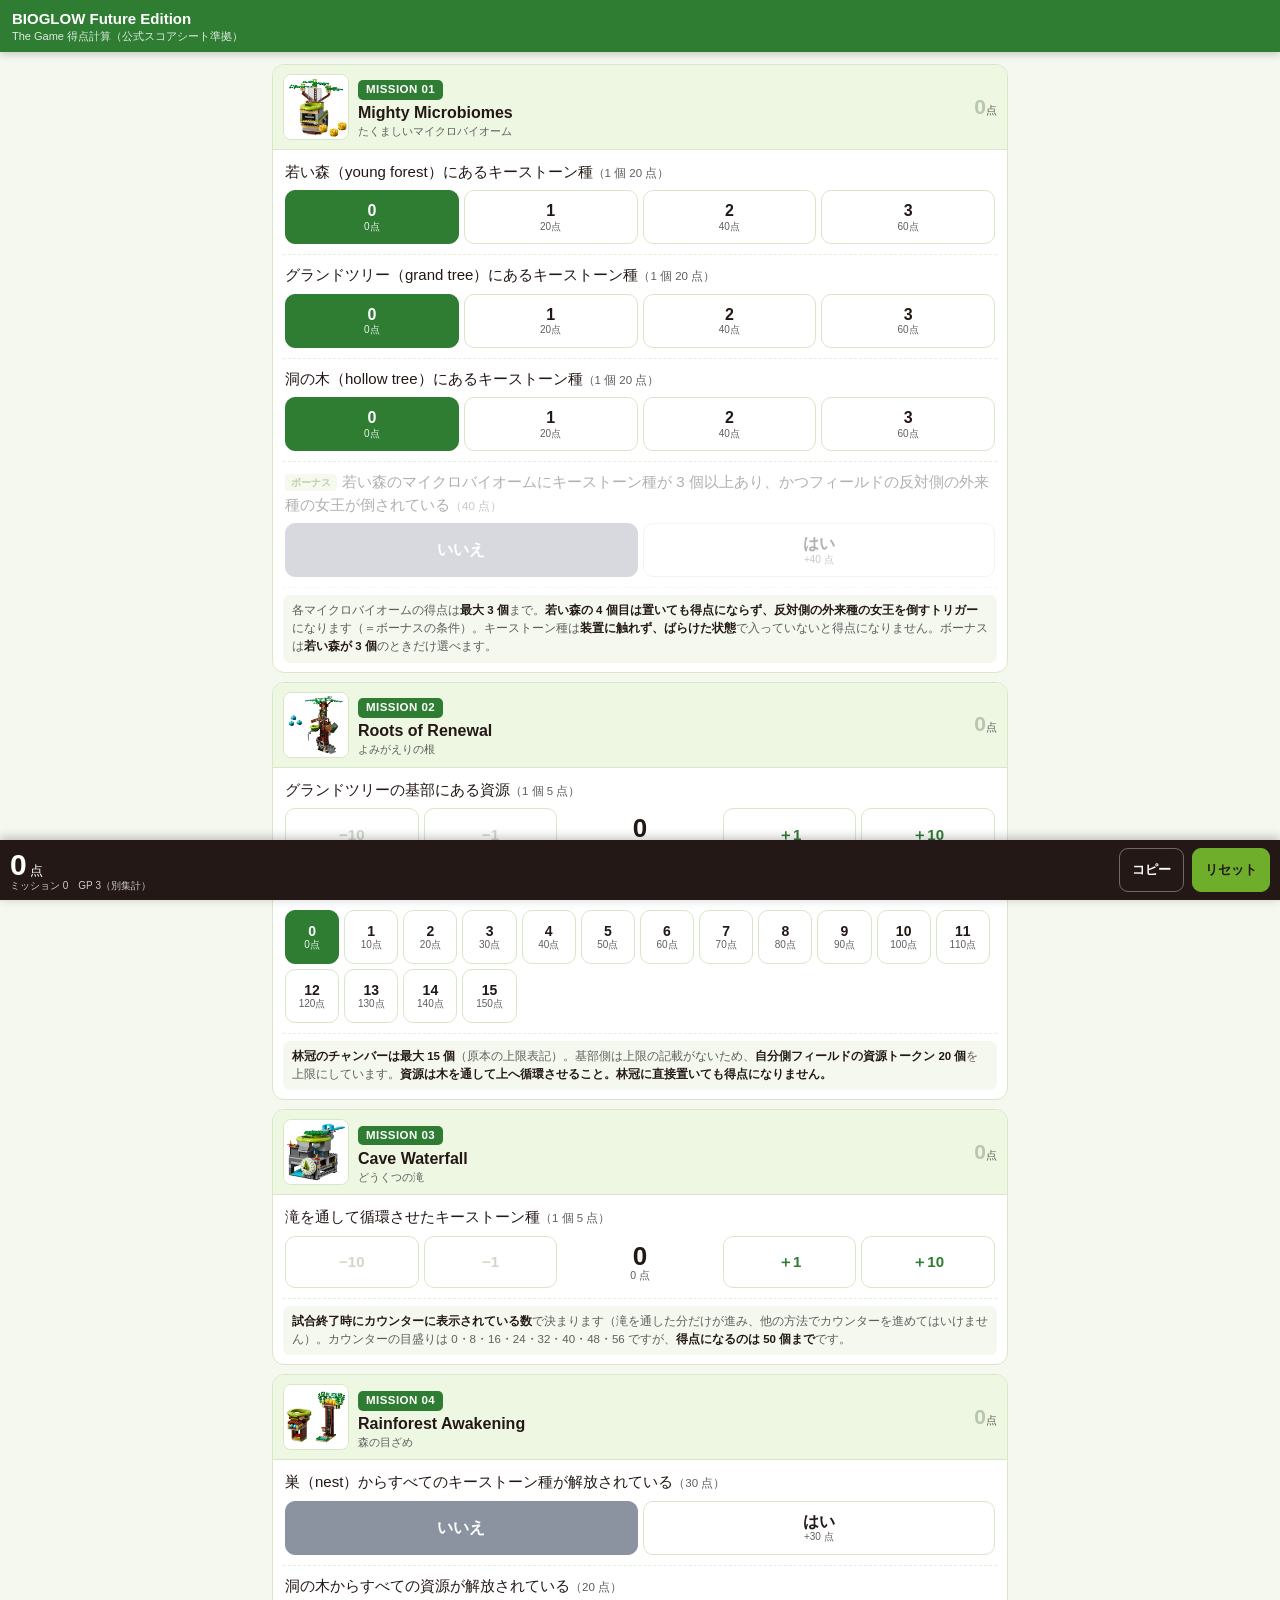
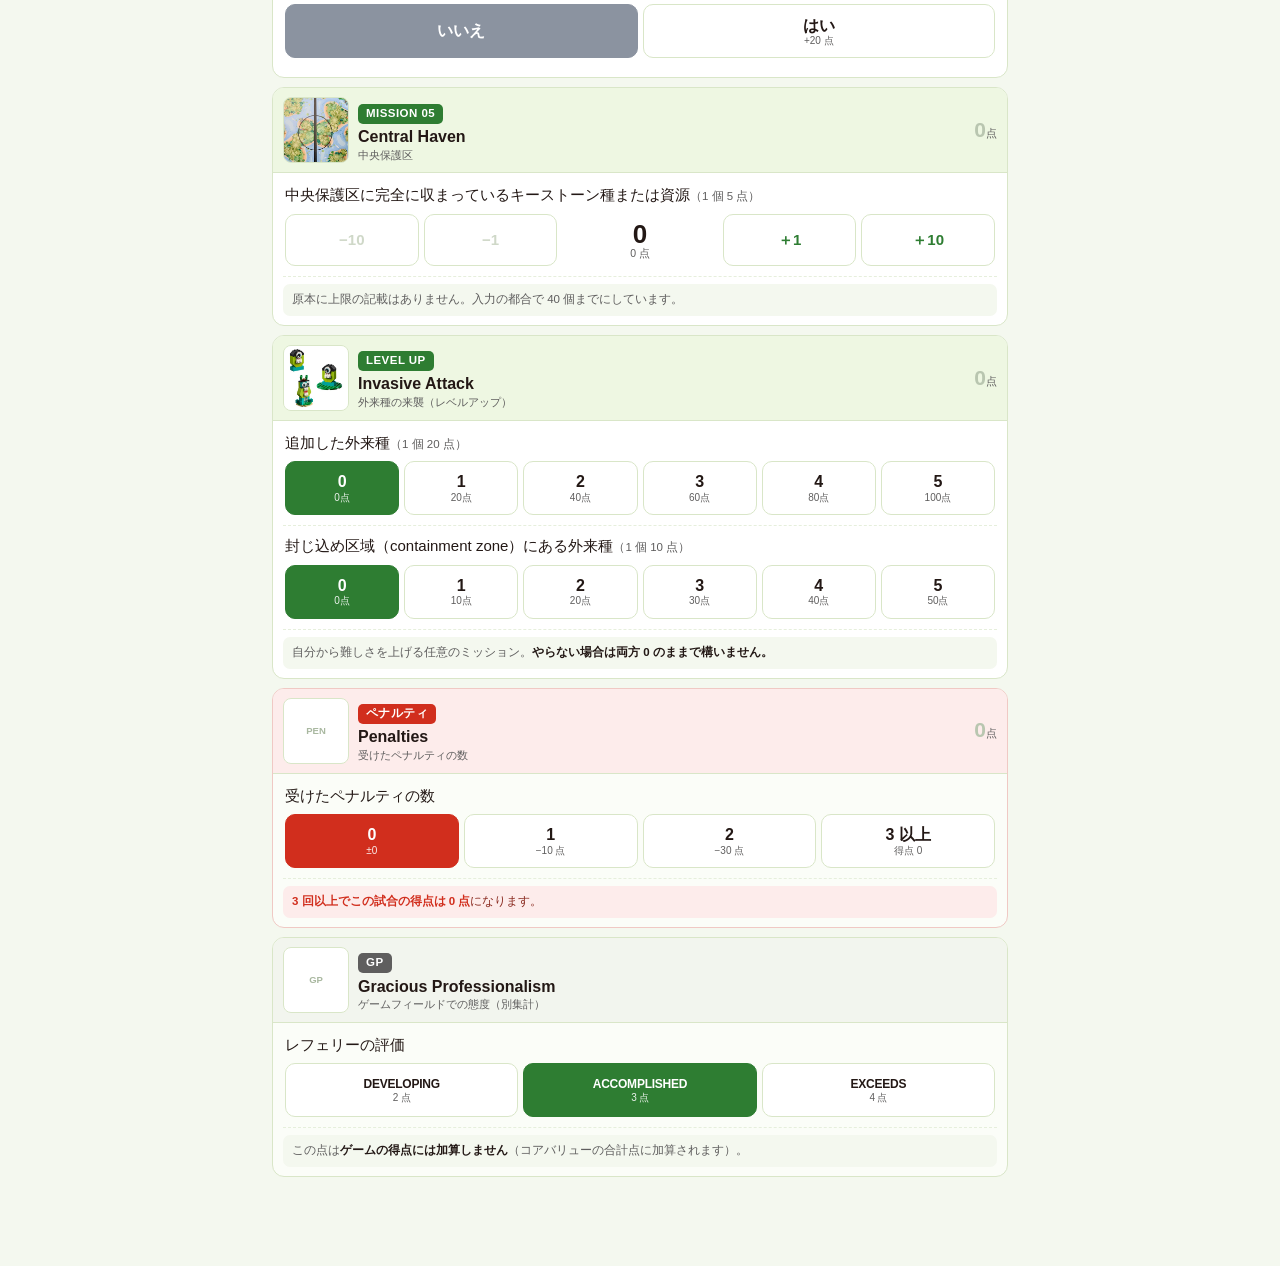
<file: Future Score BIOGLOW/index.html>
<!DOCTYPE html>
<html lang="ja">
<head>
<meta charset="UTF-8">
<meta name="viewport" content="width=device-width, initial-scale=1, viewport-fit=cover">
<meta name="theme-color" content="#2e7d32">
<title>BIOGLOW Future Edition ― The Game 得点計算</title>
<style>
:root {
  --green:  #6fae2b;
  --deep:   #2e7d32;
  --red:    #d12e1d;
  --ink:    #231815;
  --bg:     #f4f8ef;
  --line:   #d9e6c8;
  --sub:    #5f5e5e;
  --green-bg:  #eef7e2;
  --red-bg:    #fdeceb;
  --yellow-bg: #fff7e0;
  --font: "BIZ UDPGothic", "Hiragino Sans", "Noto Sans CJK JP", sans-serif;
  --foot-h: 70px;
}
* { box-sizing: border-box; -webkit-tap-highlight-color: transparent; min-width: 0; }
html { -webkit-text-size-adjust: 100%; }
body {
  margin: 0; background: var(--bg); color: var(--ink);
  font-family: var(--font); font-size: 16px; line-height: 1.55;
  font-feature-settings: "palt" 1;
  overflow-x: hidden; word-break: break-word; overflow-wrap: anywhere;
  padding-bottom: calc(var(--foot-h) + env(safe-area-inset-bottom, 0px) + 10px);
}

/* ===== タイトル ===== */
.head {
  position: sticky; top: 0; z-index: 30;
  background: var(--deep); color: #fff;
  padding: calc(9px + env(safe-area-inset-top, 0px)) 12px 9px;
  box-shadow: 0 2px 8px rgba(0,0,0,.2);
}
.head .ttl { font-size: 15px; font-weight: 700; line-height: 1.3; }
.head .ttl small { display: block; font-weight: 400; opacity: .85; font-size: 11px; }

main { max-width: 760px; margin: 0 auto; padding: 10px 8px 0; }

/* ===== カード ===== */
.card { background: #fff; border: 1px solid var(--line); border-radius: 12px; margin-bottom: 9px; overflow: hidden; }
.card.sys { background: #fbfdf8; }
.card.pen { border-color: #f0c9c4; }

.ch { display: flex; align-items: center; gap: 9px; padding: 9px 10px; border-bottom: 1px solid var(--line); background: var(--green-bg); }
.card.sys .ch { background: #f2f5ee; }
.card.pen .ch { background: var(--red-bg); }
.thumb {
  flex: none; width: 54px; height: 54px; border-radius: 8px; overflow: hidden;
  background: #fff; border: 1px solid var(--line);
  display: flex; align-items: center; justify-content: center;
}
.thumb img { width: 100%; height: 100%; object-fit: cover; display: block; }
.thumb .ph { font-size: 9.5px; color: #a9b8a0; text-align: center; line-height: 1.25; font-weight: 700; }
.hd { flex: 1 1 auto; }
.hd .no {
  display: inline-block; background: var(--deep); color: #fff; font-weight: 700;
  font-size: 11.5px; padding: 1px 8px; border-radius: 5px; letter-spacing: .04em;
}
.card.sys .hd .no { background: var(--sub); }
.card.pen .hd .no { background: var(--red); }
.hd .nm { font-weight: 700; font-size: 14.5px; line-height: 1.3; margin-top: 2px; }
.hd .nm em { font-style: normal; font-weight: 400; font-size: 11px; color: var(--sub); display: block; }
.sub-pt { flex: none; font-weight: 700; font-size: 19px; color: var(--deep); text-align: right; font-variant-numeric: tabular-nums; }
.sub-pt.zero { color: #b9c6b0; }
.sub-pt.minus { color: var(--red); }
.sub-pt em { font-style: normal; font-size: 10.5px; font-weight: 400; color: var(--sub); }

.body { padding: 2px 10px 9px; }

/* ===== 条件の行 ===== */
.q { padding: 9px 2px 10px; border-bottom: 1px dashed #e6efdc; }
.q:last-of-type { border-bottom: 0; }
.q.off { opacity: .34; pointer-events: none; }
.q .lb { font-size: 14px; line-height: 1.5; margin-bottom: 7px; }
.q .lb .bns { display: inline-block; background: #e3f0cf; color: #4d6f0f; font-size: 10px; font-weight: 700; padding: 1px 6px; border-radius: 4px; margin-right: 5px; vertical-align: 1.5px; }
.q .lb .per { color: var(--sub); font-size: 11.5px; }

.opts { display: flex; gap: 5px; flex-wrap: wrap; }
.opts button {
  flex: 1 1 0; min-height: 50px; border-radius: 10px;
  border: 1.5px solid var(--line); background: #fff;
  font-family: inherit; font-size: 15px; font-weight: 700; color: var(--ink);
  cursor: pointer; line-height: 1.15; padding: 4px 2px;
}
.opts button small { display: block; font-weight: 400; font-size: 10px; color: var(--sub); }
.opts button[aria-pressed="true"] { background: var(--deep); border-color: var(--deep); color: #fff; }
.opts button[aria-pressed="true"] small { color: rgba(255,255,255,.9); }
.opts button.no[aria-pressed="true"] { background: #8b93a0; border-color: #8b93a0; }
.opts button.pen[aria-pressed="true"] { background: var(--red); border-color: var(--red); }
.opts.grid button { flex: 0 1 calc(12.5% - 5px); min-width: 38px; font-size: 14px; }
.opts.txt button { flex: 1 1 30%; font-size: 12px; letter-spacing: -.02em; }
.opts button { overflow-wrap: normal; word-break: keep-all; }

/* ===== 大きい数のボタン（±） ===== */
.big { display: flex; align-items: center; gap: 5px; }
.big button {
  flex: 1 1 0; min-height: 52px; border-radius: 10px;
  border: 1.5px solid var(--line); background: #fff;
  font-family: inherit; font-size: 15px; font-weight: 700; color: var(--deep);
  cursor: pointer; line-height: 1.15;
}
.big button:disabled { color: #cfd8c8; }
.big .val {
  flex: 1.3 1 0; text-align: center; font-size: 26px; font-weight: 700;
  font-variant-numeric: tabular-nums; line-height: 1.05;
}
.big .val small { display: block; font-size: 10.5px; font-weight: 400; color: var(--sub); }

.note { font-size: 11.5px; color: var(--sub); background: var(--bg); border-radius: 7px; padding: 7px 9px; margin: 7px 0 0; line-height: 1.55; }
.note b { color: var(--ink); }
.note.warn { background: var(--red-bg); color: #8a2b20; }
.note.warn b { color: var(--red); }

/* ===== 合計 ===== */
.foot {
  position: fixed; left: 0; right: 0; bottom: 0; z-index: 30;
  background: var(--ink); color: #fff;
  padding: 8px 10px calc(8px + env(safe-area-inset-bottom, 0px));
  display: flex; align-items: center; gap: 8px;
  box-shadow: 0 -2px 10px rgba(0,0,0,.25);
}
.foot .tot { flex: 1 1 auto; line-height: 1.05; }
.foot .tot b { font-size: 30px; font-variant-numeric: tabular-nums; }
.foot .tot b::after { content: " 点"; font-size: 13px; font-weight: 400; }
.foot .tot span { display: block; font-size: 10px; opacity: .78; white-space: nowrap; overflow: hidden; text-overflow: ellipsis; }
.foot.zeroed { background: #7a1c13; }
.foot button {
  flex: none; min-height: 44px; padding: 0 12px; border-radius: 9px;
  border: 1px solid rgba(255,255,255,.35); background: transparent; color: #fff;
  font-family: inherit; font-size: 13px; font-weight: 700; cursor: pointer;
}
.foot button.pri { background: var(--green); border-color: var(--green); color: var(--ink); }

@media (min-width: 700px) {
  body { font-size: 17px; }
  main { padding: 12px 12px 0; }
  .thumb { width: 66px; height: 66px; }
  .hd .nm { font-size: 16px; }
  .q .lb { font-size: 15px; }
  .sub-pt { font-size: 21px; }
  .opts button { min-height: 54px; font-size: 16px; }
  .opts.grid button { flex: 0 1 calc(8.333% - 5px); }
}
</style>
</head>
<body>

<header class="head">
  <div class="ttl">BIOGLOW Future Edition<small>The Game 得点計算（公式スコアシート準拠）</small></div>
</header>

<main><div id="list"></div></main>

<footer class="foot" id="foot">
  <div class="tot"><b id="total">0</b><span id="breakdown"></span></div>
  <button id="copy">コピー</button>
  <button id="reset" class="pri">リセット</button>
</footer>

<script>
/* =========================================================
   公式スコアシート（fll-future-3-8-bioglow-scoresheet.pdf）準拠
   type: 'yn'（いいえ/はい）／'num'（0〜N を直接選ぶ）／
         'big'（±1・±10 のボタンで増減）／'opt'（排他選択）
   ========================================================= */
var CARDS = [
  { id:'m01', no:'01', name:'Mighty Microbiomes', jp:'たくましいマイクロバイオーム', img:'m01.jpg', rows:[
      { id:'y', type:'num', label:'若い森（young forest）にあるキーストーン種', max:3, unit:20 },
      { id:'g', type:'num', label:'グランドツリー（grand tree）にあるキーストーン種', max:3, unit:20 },
      { id:'h', type:'num', label:'洞の木（hollow tree）にあるキーストーン種', max:3, unit:20 },
      { id:'b', type:'yn', label:'若い森のマイクロバイオームにキーストーン種が 3 個以上あり、かつフィールドの反対側の外来種の女王が倒されている', pt:40, bonus:true, requires:'y3' }
    ],
    note:'各マイクロバイオームの得点は<b>最大 3 個</b>まで。<b>若い森の 4 個目は置いても得点にならず、反対側の外来種の女王を倒すトリガー</b>になります（＝ボーナスの条件）。キーストーン種は<b>装置に触れず、ばらけた状態</b>で入っていないと得点になりません。ボーナスは<b>若い森が 3 個</b>のときだけ選べます。'
  },

  { id:'m02', no:'02', name:'Roots of Renewal', jp:'よみがえりの根', img:'m02.jpg', rows:[
      { id:'a', type:'big', label:'グランドツリーの基部にある資源', max:20, unit:5 },
      { id:'b', type:'num', label:'林冠のチャンバーにある資源', max:15, unit:10 }
    ],
    note:'<b>林冠のチャンバーは最大 15 個</b>（原本の上限表記）。基部側は上限の記載がないため、<b>自分側フィールドの資源トークン 20 個</b>を上限にしています。<b>資源は木を通して上へ循環させること。林冠に直接置いても得点になりません。</b>'
  },

  { id:'m03', no:'03', name:'Cave Waterfall', jp:'どうくつの滝', img:'m03.jpg', rows:[
      { id:'n', type:'big', label:'滝を通して循環させたキーストーン種', max:50, unit:5 }
    ],
    note:'<b>試合終了時にカウンターに表示されている数</b>で決まります（滝を通した分だけが進み、他の方法でカウンターを進めてはいけません）。カウンターの目盛りは 0・8・16・24・32・40・48・56 ですが、<b>得点になるのは 50 個まで</b>です。'
  },

  { id:'m04', no:'04', name:'Rainforest Awakening', jp:'森の目ざめ', img:'m04.jpg', rows:[
      { id:'a', type:'yn', label:'巣（nest）からすべてのキーストーン種が解放されている', pt:30 },
      { id:'b', type:'yn', label:'洞の木からすべての資源が解放されている', pt:20 }
    ]},

  { id:'m05', no:'05', name:'Central Haven', jp:'中央保護区', img:'m05.jpg', rows:[
      { id:'n', type:'big', label:'中央保護区に完全に収まっているキーストーン種または資源', max:40, unit:5 }
    ],
    note:'原本に上限の記載はありません。入力の都合で 40 個までにしています。'
  },

  { id:'lv', no:'LEVEL UP', name:'Invasive Attack', jp:'外来種の来襲（レベルアップ）', lv:true, ph:'LEVEL<br>UP', img:'mlv.jpg', rows:[
      { id:'a', type:'num', label:'追加した外来種', max:5, unit:20 },
      { id:'b', type:'num', label:'封じ込め区域（containment zone）にある外来種', max:5, unit:10 }
    ],
    note:'自分から難しさを上げる任意のミッション。<b>やらない場合は両方 0 のままで構いません。</b>'
  },

  { id:'pen', no:'ペナルティ', name:'Penalties', jp:'受けたペナルティの数', sys:true, pen:true, ph:'PEN', rows:[
      { id:'n', type:'opt', cls:'pen', label:'受けたペナルティの数', opts:[
          { v:0, lb:'0', sub:'±0', pt:0 },
          { v:1, lb:'1', sub:'−10 点', pt:-10 },
          { v:2, lb:'2', sub:'−30 点', pt:-30 },
          { v:3, lb:'3 以上', sub:'得点 0', pt:0 }
        ], def:0 }
    ],
    note:'<b>3 回以上でこの試合の得点は 0 点</b>になります。'
  },

  { id:'gp', no:'GP', name:'Gracious Professionalism', jp:'ゲームフィールドでの態度（別集計）', sys:true, gpOnly:true, ph:'GP', rows:[
      { id:'s', type:'opt', cls:'txt', label:'レフェリーの評価', opts:[
          { v:2, lb:'DEVELOPING', sub:'2 点', pt:0 },
          { v:3, lb:'ACCOMPLISHED', sub:'3 点', pt:0 },
          { v:4, lb:'EXCEEDS', sub:'4 点', pt:0 }
        ], def:3 }
    ],
    note:'この点は<b>ゲームの得点には加算しません</b>（コアバリューの合計点に加算されます）。'
  }
];

/* ===================== 状態 ===================== */
var KEY = 'bioglow-future-score-v1';
var d = {};

function ensureDefaults() {
  CARDS.forEach(function (c) {
    if (!d[c.id]) { d[c.id] = {}; }
    c.rows.forEach(function (r) {
      if (d[c.id][r.id] === undefined) {
        d[c.id][r.id] = (r.type === 'opt') ? r.def : (r.type === 'yn' ? false : 0);
      }
    });
  });
}
function load() {
  try {
    var raw = localStorage.getItem(KEY);
    if (raw) { var o = JSON.parse(raw); if (o && typeof o === 'object') { d = o; } }
  } catch (e) {}
  ensureDefaults();
}
function save() { try { localStorage.setItem(KEY, JSON.stringify(d)); } catch (e) {} }

/* ===================== 得点計算 ===================== */
function rowOk(c, r) {
  if (!r.requires) { return true; }
  if (r.requires === 'y3') { return (d.m01.y || 0) >= 3; }
  var v = d[c.id][r.requires];
  return (typeof v === 'number') ? v > 0 : !!v;
}
function cardScore(c) {
  if (c.gpOnly) { return 0; }
  var t = 0;
  c.rows.forEach(function (r) {
    if (!rowOk(c, r)) { return; }
    var v = d[c.id][r.id];
    if (r.type === 'yn') { if (v) { t += r.pt; } }
    else if (r.type === 'num' || r.type === 'big') { t += (v || 0) * r.unit; }
    else if (r.type === 'opt') {
      var o = r.opts.filter(function (x) { return x.v === v; })[0];
      if (o) { t += o.pt; }
    }
  });
  return t;
}
function penaltyCount() { return d.pen && d.pen.n !== undefined ? d.pen.n : 0; }
function totals() {
  var mi = 0;
  CARDS.forEach(function (c) { if (!c.sys) { mi += cardScore(c); } });
  var pen = cardScore(CARDS.filter(function (c) { return c.id === 'pen'; })[0]);
  var zeroed = penaltyCount() >= 3;
  var all = zeroed ? 0 : Math.max(0, mi + pen);
  return { mi: mi, pen: pen, all: all, zeroed: zeroed };
}
function gpPoint() { return (d.gp && d.gp.s !== undefined) ? d.gp.s : 3; }

/* ===================== 描画 ===================== */
var listEl = document.getElementById('list');
function el(tag, cls, html) {
  var e = document.createElement(tag);
  if (cls) { e.className = cls; }
  if (html !== undefined) { e.innerHTML = html; }
  return e;
}
function thumbFor(c) {
  var t = el('div', 'thumb');
  if (!c.img) { t.appendChild(el('div', 'ph', c.ph)); return t; }
  var img = document.createElement('img');
  img.alt = c.jp + ' のミッションモデル';
  img.loading = 'lazy';
  img.src = 'images/' + c.img;
  img.onerror = function () {
    t.innerHTML = '';
    t.appendChild(el('div', 'ph', c.ph || ('MISSION<br>' + c.no)));
  };
  t.appendChild(img);
  return t;
}
function numOpts(r) {
  var a = [];
  for (var i = 0; i <= r.max; i++) { a.push({ v:i, lb:String(i), sub: r.unit ? (i * r.unit) + '点' : '' }); }
  return a;
}
function buildList() {
  listEl.innerHTML = '';
  CARDS.forEach(function (c) {
    var card = el('section', 'card' + (c.sys ? ' sys' : '') + (c.pen ? ' pen' : ''));

    var ch = el('div', 'ch');
    ch.appendChild(thumbFor(c));
    var hd = el('div', 'hd');
    hd.appendChild(el('div', 'no', c.sys ? c.no : (c.lv ? c.no : 'MISSION ' + c.no)));
    hd.appendChild(el('div', 'nm', c.name + '<em>' + c.jp + '</em>'));
    ch.appendChild(hd);
    var sp = el('span', 'sub-pt', '0<em>点</em>');
    sp.setAttribute('data-sub', c.id);
    if (!c.gpOnly) { ch.appendChild(sp); }
    card.appendChild(ch);

    var body = el('div', 'body');
    c.rows.forEach(function (r) {
      var q = el('div', 'q');
      q.setAttribute('data-q', c.id + '.' + r.id);
      q.appendChild(el('div', 'lb',
        (r.bonus ? '<span class="bns">ボーナス</span>' : '') + r.label +
        ((r.type === 'num' || r.type === 'big') && r.unit ? '<span class="per">（1 個 ' + r.unit + ' 点）</span>' : '') +
        (r.type === 'yn' && r.pt ? '<span class="per">（' + r.pt + ' 点）</span>' : '')));

      if (r.type === 'big') {
        var big = el('div', 'big');
        [-10, -1].forEach(function (delta) {
          var b = el('button', null, (delta > 0 ? '＋' : '−') + Math.abs(delta));
          b.type = 'button';
          b.setAttribute('data-delta', String(delta));
          b.onclick = function () { bump(c, r, delta); };
          big.appendChild(b);
        });
        var val = el('div', 'val', '0<small>0 点</small>');
        val.setAttribute('data-val', c.id + '.' + r.id);
        big.appendChild(val);
        [1, 10].forEach(function (delta) {
          var b = el('button', null, '＋' + delta);
          b.type = 'button';
          b.setAttribute('data-delta', String(delta));
          b.onclick = function () { bump(c, r, delta); };
          big.appendChild(b);
        });
        q.appendChild(big);
      } else {
        var opts = (r.type === 'yn')
          ? [ { v:false, lb:'いいえ', cls:'no' }, { v:true, lb:'はい', sub: r.pt ? '+' + r.pt + ' 点' : '' } ]
          : (r.type === 'num' ? numOpts(r) : r.opts);
        var wrap = el('div', 'opts' + (r.type === 'num' && r.max > 5 ? ' grid' : '') + (r.cls ? ' ' + r.cls : ''));
        opts.forEach(function (o) {
          var b = el('button', (o.cls || '') + (r.cls === 'pen' ? ' pen' : ''), o.lb + (o.sub ? '<small>' + o.sub + '</small>' : ''));
          b.type = 'button';
          b.setAttribute('data-v', String(o.v));
          b.onclick = function () { d[c.id][r.id] = o.v; save(); update(); };
          wrap.appendChild(b);
        });
        q.appendChild(wrap);
      }
      body.appendChild(q);
    });
    if (c.note) { body.appendChild(el('div', 'note' + (c.pen ? ' warn' : ''), c.note)); }
    card.appendChild(body);
    listEl.appendChild(card);
  });
}
function bump(c, r, delta) {
  var n = (d[c.id][r.id] || 0) + delta;
  if (n < 0) { n = 0; }
  if (n > r.max) { n = r.max; }
  d[c.id][r.id] = n;
  save(); update();
}

/* ===================== 反映 ===================== */
function update() {
  CARDS.forEach(function (c) {
    c.rows.forEach(function (r) {
      var q = listEl.querySelector('[data-q="' + c.id + '.' + r.id + '"]');
      if (!q) { return; }
      var ok = rowOk(c, r);
      q.classList.toggle('off', !ok);
      if (r.type === 'big') {
        var n = d[c.id][r.id] || 0;
        var v = q.querySelector('[data-val]');
        if (v) { v.innerHTML = n + '<small>' + (n * r.unit) + ' 点</small>'; }
        Array.prototype.forEach.call(q.querySelectorAll('button'), function (b) {
          var dl = Number(b.getAttribute('data-delta'));
          b.disabled = (dl < 0 && n <= 0) || (dl > 0 && n >= r.max);
        });
      } else {
        Array.prototype.forEach.call(q.querySelectorAll('button'), function (b) {
          b.setAttribute('aria-pressed', b.getAttribute('data-v') === String(d[c.id][r.id]) ? 'true' : 'false');
        });
      }
    });
    var sp = listEl.querySelector('[data-sub="' + c.id + '"]');
    if (sp) {
      var s = cardScore(c);
      sp.innerHTML = s + '<em>点</em>';
      sp.classList.toggle('zero', s === 0);
      sp.classList.toggle('minus', s < 0);
    }
  });

  var t = totals();
  document.getElementById('total').textContent = t.all;
  document.getElementById('foot').classList.toggle('zeroed', t.zeroed);
  document.getElementById('breakdown').textContent = t.zeroed
    ? 'ペナルティ 3 回以上 → この試合の得点は 0 点（素点 ' + t.mi + '）'
    : 'ミッション ' + t.mi + (t.pen ? '／ペナルティ ' + t.pen : '') + '　GP ' + gpPoint() + '（別集計）';
}
function render() { buildList(); update(); }

/* ===================== 操作 ===================== */
document.getElementById('reset').onclick = function () {
  if (!confirm('入力をすべて消します。よろしいですか？')) { return; }
  d = {}; ensureDefaults(); save(); render(); window.scrollTo(0, 0);
};
document.getElementById('copy').onclick = function () {
  var t = totals(), lines = [];
  lines.push('BIOGLOW Future 得点：' + t.all + ' 点' + (t.zeroed ? '（ペナルティ 3 回以上のため 0 点）' : ''));
  CARDS.forEach(function (c) {
    if (c.gpOnly) { return; }
    lines.push('  ' + (c.sys ? '' : 'M' + c.no + ' ') + c.jp + '：' + cardScore(c) + ' 点');
  });
  lines.push('Gracious Professionalism：' + gpPoint() + ' 点（コアバリューに加算）');
  var txt = lines.join('\n');
  if (navigator.clipboard && navigator.clipboard.writeText) {
    navigator.clipboard.writeText(txt).then(
      function () { alert('結果をコピーしました。'); },
      function () { window.prompt('コピーしてください', txt); });
  } else { window.prompt('コピーしてください', txt); }
};

load();
render();
</script>
</body>
</html>
</file>
<file: style.css>
/* ============================================
   FLL Challenge Score App by Crefus — Glassmorphism Theme
   Base: White  |  Font: BIZ UDGothic
   ============================================ */

/* --- Design Tokens --- */
:root {
    --bg-main: #f0f2f5;
    --glass-bg: rgba(255, 255, 255, 0.55);
    --glass-bg-strong: rgba(255, 255, 255, 0.72);
    --glass-border: rgba(255, 255, 255, 0.45);
    --glass-shadow: 0 8px 32px rgba(0, 0, 0, 0.08);
    --glass-blur: 18px;
    --accent: #3b82f6;
    --accent-light: rgba(59, 130, 246, 0.12);
    --accent-dark: #2563eb;
    --orange: #f97316;
    --orange-light: rgba(249, 115, 22, 0.10);
    --green: #22c55e;
    --green-light: rgba(34, 197, 94, 0.10);
    --red: #ef4444;
    --red-light: rgba(239, 68, 68, 0.10);
    --text-primary: #1e293b;
    --text-secondary: #64748b;
    --text-muted: #94a3b8;
    --border-light: rgba(0, 0, 0, 0.06);
    --radius: 16px;
    --radius-sm: 10px;
    --radius-xs: 6px;
    --transition: 0.25s cubic-bezier(0.4, 0, 0.2, 1);
}

/* --- Reset & Base --- */
*,
*::before,
*::after {
    box-sizing: border-box;
    margin: 0;
    padding: 0;
}

html {
    background: var(--bg-main);
}

body {
    font-family: 'BIZ UDGothic', 'BIZ UD Gothic', sans-serif;
    text-align: center;
    background: transparent;
    /* Subtle decorative gradient blobs */
    background-image:
        radial-gradient(ellipse 600px 600px at 10% 20%, rgba(59, 130, 246, 0.08), transparent),
        radial-gradient(ellipse 500px 500px at 85% 80%, rgba(249, 115, 22, 0.06), transparent),
        radial-gradient(ellipse 400px 400px at 50% 50%, rgba(34, 197, 94, 0.05), transparent);
    background-attachment: fixed;
    color: var(--text-primary);
    min-height: 100vh;
    -webkit-font-smoothing: antialiased;
    position: relative;
    overflow-x: hidden;
}

/* --- Blurred Background Logo --- */
body::before {
    content: '';
    position: fixed;
    top: 50%;
    left: 50%;
    width: 100vw;
    height: 100vh;
    background-image: url('fll_logo.png');
    background-repeat: no-repeat;
    background-position: center;
    background-size: 60%;
    /* Large watermark style */
    filter: blur(4px);
    opacity: 0.22;
    /* Slightly increased and much clearer */
    transform: translate(-50%, -50%) scale(1.1);
    /* Scale up slightly to avoid blurred edge artifacts */
    z-index: -10;
    /* Lowered further to ensure it's behind everything */
    pointer-events: none;
}

/* --- Header --- */
header {
    background: var(--glass-bg-strong);
    backdrop-filter: blur(var(--glass-blur));
    -webkit-backdrop-filter: blur(var(--glass-blur));
    border-bottom: 1px solid var(--glass-border);
    padding: 1.25rem 1rem 0;
    position: sticky;
    top: 0;
    z-index: 100;
    box-shadow: 0 1px 12px rgba(0, 0, 0, 0.04);
    /* Transition transform for smooth hardware-accelerated collapse sliding */
    transition: transform 0.3s cubic-bezier(0.4, 0, 0.2, 1);
}

header.collapsed {
    transform: translateY(-100%);
    pointer-events: none;
}

/* --- Accordion Header Toggle --- */
.header-toggle-btn {
    position: fixed;
    /* Use dynamic measured header height, falls back to 104px */
    top: var(--header-height, 104px);
    margin-top: -1px; /* Align perfectly with header border */
    left: 50%;
    transform: translateX(-50%);
    width: 44px;
    height: 18px;
    background: rgba(30, 41, 59, 0.85);
    backdrop-filter: blur(8px);
    -webkit-backdrop-filter: blur(8px);
    border: 1px solid var(--glass-border);
    border-top: none;
    border-radius: 0 0 8px 8px;
    color: rgba(255, 255, 255, 0.7);
    display: flex;
    align-items: center;
    justify-content: center;
    cursor: pointer;
    z-index: 1000;
    transition: all 0.3s cubic-bezier(0.4, 0, 0.2, 1);
    padding: 0;
    box-shadow: 0 4px 10px rgba(0, 0, 0, 0.25);
}

.header-toggle-btn:hover {
    color: #fff;
    background: rgba(30, 41, 59, 1);
    box-shadow: 0 4px 12px rgba(0, 0, 0, 0.35);
}

.header-toggle-btn .chevron-icon {
    transition: transform 0.3s ease;
}

/* Collapsed State styling */
.header-collapsed-mode .header-toggle-btn {
    top: 0;
    border: 1px solid var(--glass-border);
    border-top: none;
    background: rgba(30, 41, 59, 0.95);
    box-shadow: 0 2px 10px rgba(0, 0, 0, 0.4);
}

.header-collapsed-mode .header-toggle-btn .chevron-icon {
    transform: rotate(180deg);
}

.header-collapsed-mode #camera-section.cam-fullscreen {
    height: 100vh;
}

header h1 {
    font-family: 'BIZ UDGothic', 'BIZ UD Gothic', sans-serif;
    font-size: 1.35rem;
    font-weight: 700;
    letter-spacing: 0.04em;
    color: var(--text-primary);
    margin-bottom: 0;
    text-align: center;
}

header h1 .logo-blue {
    color: var(--accent);
}

header h1 .logo-red {
    color: var(--red);
}

/* --- Header Top --- */
.header-top {
    display: flex;
    justify-content: center;
    align-items: center;
    margin-bottom: 0.75rem;
    position: relative;
}

.header-version {
    position: absolute;
    right: 0;
    font-size: 11px;
    font-weight: 600;
    color: #000;
    letter-spacing: 0.03em;
}

.app-container {
    width: 100%;
    min-height: 100vh;
    display: flex;
    flex-direction: column;
}

/* --- Edition Tabs (タブバー内 / BIOGLOW 得点計算) --- */
.edition-link {
    align-self: center;
    font-family: 'BIZ UDGothic', 'BIZ UD Gothic', sans-serif;
    display: inline-flex;
    align-items: center;
    justify-content: center;
    gap: 6px;
    padding: 6px 16px;
    font-size: 13px;
    font-weight: 700;
    letter-spacing: 0.02em;
    text-decoration: none;
    cursor: pointer;
    border-radius: 999px;
    border: 1.5px solid transparent;
    transition: color var(--transition), background var(--transition),
                border-color var(--transition), transform var(--transition);
}

.edition-link:hover {
    transform: translateY(-1px);
}

.edition-link-future {
    color: var(--accent-dark);
    background: var(--accent-light);
    border-color: rgba(59, 130, 246, 0.35);
}

.edition-link-future:hover,
.edition-link-future.active {
    color: #fff;
    background: var(--accent);
    border-color: var(--accent);
}

.edition-link-founders {
    color: #c2410c;
    background: var(--orange-light);
    border-color: rgba(249, 115, 22, 0.35);
}

.edition-link-founders:hover,
.edition-link-founders.active {
    color: #fff;
    background: var(--orange);
    border-color: var(--orange);
}

/* --- Edition Content (iframe で各得点計算ページを表示) --- */
.edition-content {
    padding: 0;
    max-width: none;
}

.edition-frame {
    display: block;
    width: 100%;
    height: calc(100vh - var(--header-height, 104px));
    border: none;
    background: #fff;
}

.header-collapsed-mode .edition-frame {
    height: 100vh;
}

/* --- Tab Bar --- */
.tab-bar {
    display: flex;
    justify-content: center;
    gap: 4px;
    flex-wrap: wrap;
}

.tab-button {
    font-family: 'BIZ UDGothic', 'BIZ UD Gothic', sans-serif;
    background: transparent;
    color: var(--text-secondary);
    border: none;
    padding: 10px 22px;
    cursor: pointer;
    font-size: 14px;
    font-weight: 700;
    letter-spacing: 0.02em;
    border-radius: var(--radius-sm) var(--radius-sm) 0 0;
    transition: color var(--transition), background var(--transition);
    position: relative;
    display: inline-flex;
    align-items: center;
    justify-content: center;
    gap: 6px;
}

.tab-icon {
    display: block;
    stroke-width: 2.2px;
}

.tab-button::after {
    content: '';
    position: absolute;
    bottom: 0;
    left: 50%;
    width: 0;
    height: 2.5px;
    background: var(--accent);
    border-radius: 2px;
    transform: translateX(-50%);
    transition: width var(--transition);
}

.tab-button:hover {
    color: var(--accent);
    background: var(--accent-light);
}

.tab-button.active {
    color: var(--accent);
    background: var(--accent-light);
}

.tab-button.active::after {
    width: 60%;
}

/* --- Content Sections --- */
main {
    position: relative;
    z-index: 1;
    transition: margin-top 0.3s cubic-bezier(0.4, 0, 0.2, 1);
}

.content {
    display: none;
    padding: 1.5rem 1rem 3rem;
    max-width: 680px;
    margin: 0 auto;
    animation: fadeIn 0.35s ease;
    position: relative;
    z-index: 10;
}

.content.active {
    display: block;
}

@keyframes fadeIn {
    from {
        opacity: 0;
        transform: translateY(8px);
    }

    to {
        opacity: 1;
        transform: translateY(0);
    }
}

.content h2 {
    font-family: 'BIZ UDGothic', 'BIZ UD Gothic', sans-serif;
    font-size: 1.15rem;
    font-weight: 700;
    color: var(--text-primary);
    margin-bottom: 1.25rem;
    letter-spacing: 0.02em;
}

/* --- Timer Display --- */
.timer-display {
    position: relative;
    width: 300px;
    height: 300px;
    margin: 1.5rem auto;
}

#timer-circle {
    filter: drop-shadow(0 4px 12px rgba(59, 130, 246, 0.12));
}

#time-text {
    position: absolute;
    top: 50%;
    left: 50%;
    transform: translate(-50%, -50%);
    font-family: 'BIZ UDGothic', 'BIZ UD Gothic', sans-serif;
    font-size: 36px;
    font-weight: 700;
    color: var(--text-primary);
    display: flex;
    align-items: baseline;
    justify-content: center;
}

#time-text input {
    font-family: 'BIZ UDGothic', 'BIZ UD Gothic', sans-serif;
    width: 50px;
    font-size: 36px;
    font-weight: 700;
    text-align: center;
    border: none;
    background: transparent;
    color: var(--text-primary);
    padding: 0;
}

#time-text input:focus {
    outline: 2px solid var(--accent);
    border-radius: var(--radius-xs);
}

#centiseconds-display {
    font-size: 22px;
    font-weight: 700;
    color: var(--text-secondary);
    min-width: 28px;
    display: inline-block;
    text-align: left;
}

#time-text input::-webkit-outer-spin-button,
#time-text input::-webkit-inner-spin-button {
    -webkit-appearance: none;
    margin: 0;
}

#time-text input[type=number] {
    -moz-appearance: textfield;
}

/* --- Timer Control Buttons --- */
.timer-controls {
    display: flex;
    justify-content: center;
    gap: 8px;
    flex-wrap: wrap;
}

.timer-controls button {
    font-family: 'BIZ UDGothic', 'BIZ UD Gothic', sans-serif;
    font-size: 15px;
    font-weight: 700;
    padding: 10px 24px;
    cursor: pointer;
    border-radius: var(--radius-sm);
    transition: all var(--transition);
    backdrop-filter: blur(10px);
    -webkit-backdrop-filter: blur(10px);
}

#startStopButton {
    background: var(--orange-light);
    border: 1.5px solid rgba(249, 115, 22, 0.3);
    color: var(--orange);
}

#startStopButton:hover {
    background: rgba(249, 115, 22, 0.18);
    box-shadow: 0 4px 16px rgba(249, 115, 22, 0.12);
    transform: translateY(-1px);
}

#exchangeButton {
    background: var(--green-light);
    border: 1.5px solid rgba(34, 197, 94, 0.3);
    color: var(--green);
}

#exchangeButton:hover:not(:disabled) {
    background: rgba(34, 197, 94, 0.18);
    box-shadow: 0 4px 16px rgba(34, 197, 94, 0.12);
    transform: translateY(-1px);
}

#exchangeButton:disabled {
    opacity: 0.4;
    cursor: not-allowed;
}

#resetButton,
#scoreResetButton {
    background: var(--red-light);
    border: 1.5px solid rgba(239, 68, 68, 0.3);
    color: var(--red);
}

#resetButton:hover,
#scoreResetButton:hover {
    background: rgba(239, 68, 68, 0.18);
    box-shadow: 0 4px 16px rgba(239, 68, 68, 0.12);
    transform: translateY(-1px);
}

/* --- Lap Summary --- */
.lap-summary-container {
    display: flex;
    flex-direction: column;
    align-items: center;
    gap: 16px;
    margin-top: 24px;
}

#lap-times {
    list-style: none;
    padding: 0;
    font-size: 15px;
    text-align: left;
    max-width: 280px;
}

#lap-times li {
    background: var(--glass-bg);
    backdrop-filter: blur(12px);
    -webkit-backdrop-filter: blur(12px);
    border: 1px solid var(--glass-border);
    border-radius: var(--radius-sm);
    padding: 10px 14px;
    margin-bottom: 6px;
    display: flex;
    justify-content: space-between;
    width: 280px;
    color: var(--text-primary);
    font-weight: 500;
    animation: slideIn 0.3s ease;
}

#lap-times li.lap-run {
    background: var(--orange-light);
    border: 1px solid rgba(249, 115, 22, 0.3);
}

#lap-times li.lap-exchange {
    background: var(--green-light);
    border: 1px solid rgba(34, 197, 94, 0.3);
}

@keyframes slideIn {
    from {
        opacity: 0;
        transform: translateX(-12px);
    }

    to {
        opacity: 1;
        transform: translateX(0);
    }
}

#total-times-table {
    border-collapse: collapse;
    width: 280px;
    margin: 10px auto 0;
    border-radius: var(--radius-sm);
    overflow: hidden;
    box-shadow: var(--glass-shadow);
    background: var(--glass-bg);
    border: 1px solid var(--glass-border);
}

#total-times-table th,
#total-times-table td {
    padding: 12px 16px;
    font-size: 15px;
    font-weight: 700;
}

#total-times-table th {
    color: white;
    text-align: center;
    width: 45%;
    border-bottom: 1px solid rgba(255, 255, 255, 0.2);
}

.total-run-row th {
    background-color: var(--orange);
}

.total-exchange-row th {
    background-color: var(--green);
}

#total-times-table tr:last-child th {
    border-bottom: none;
}

#total-times-table td {
    color: var(--text-primary);
    text-align: right;
    border-bottom: 1px solid var(--glass-border);
}

.total-run-row td {
    background: var(--orange-light);
}

.total-exchange-row td {
    background: var(--green-light);
}

#total-times-table tr:last-child td {
    border-bottom: none;
}

/* ============================
   Camera Section — Full-screen
   ============================ */

/* Override .content layout for camera to be truly full-screen */
/* NOTE: display is handled by .content.active — do NOT add display:block here */
#camera-section.cam-fullscreen {
    padding: 0;
    max-width: 100%;
    margin: 0;
    position: relative;
    width: 100%;
    /* Fill remaining viewport height below the sticky header */
    height: calc(100vh - 104px);
    background: #000;
    overflow: hidden;
    animation: none;
}

/* Full-screen video */
#camera-section.cam-fullscreen #camera-stream {
    position: absolute;
    top: 0;
    left: 0;
    width: 100%;
    height: 100%;
    object-fit: cover;
    display: block;
    background: #111;
}

/* ---- Overlays ---- */

/* Timer top-left */
.cam-top-info-overlay {
    position: absolute;
    top: 16px;
    left: 16px;
    z-index: 20;
    background: rgba(0,0,0,0.45);
    backdrop-filter: blur(6px);
    -webkit-backdrop-filter: blur(6px);
    padding: 8px 14px;
    border-radius: 10px;
    border: 1px solid rgba(255,255,255,0.15);
    display: flex;
    flex-direction: column;
    gap: 4px;
}

.cam-top-info-row {
    font-family: 'BIZ UDGothic', 'BIZ UD Gothic', sans-serif;
    font-size: 13px;
    font-weight: 700;
    color: rgba(255,255,255,0.85);
    letter-spacing: 0.03em;
    white-space: nowrap;
}

.cam-top-info-row strong {
    font-size: 15px;
    color: #fff;
}

.cam-top-remaining strong {
    font-size: 22px;
}

.cam-top-run strong {
    color: #fdba74;
}

.cam-top-exchange strong {
    color: #86efac;
}

/* REC indicator top-left (below timer) */
.cam-rec-indicator {
    position: absolute;
    top: 72px;
    left: 18px;
    display: none; /* shown via JS when recording */
    align-items: center;
    gap: 6px;
    font-family: 'BIZ UDGothic', 'BIZ UD Gothic', sans-serif;
    font-size: 13px;
    font-weight: 700;
    color: #fff;
    z-index: 20;
    background: rgba(0,0,0,0.45);
    backdrop-filter: blur(6px);
    -webkit-backdrop-filter: blur(6px);
    padding: 4px 10px;
    border-radius: 8px;
}

.cam-rec-indicator.active {
    display: flex;
}

.cam-rec-dot {
    width: 8px;
    height: 8px;
    border-radius: 50%;
    background: var(--red);
    animation: recBlink 1s ease-in-out infinite;
}

@keyframes recBlink {
    0%, 100% { opacity: 1; }
    50% { opacity: 0.2; }
}

/* Camera selector top-right */
.cam-selector-overlay {
    position: absolute;
    top: 16px;
    right: 96px; /* leave room for the controls column */
    z-index: 20;
}

.cam-glass-select {
    font-family: 'BIZ UDGothic', 'BIZ UD Gothic', sans-serif;
    font-size: 12px;
    font-weight: 700;
    color: #fff;
    background: rgba(0,0,0,0.45);
    backdrop-filter: blur(8px);
    -webkit-backdrop-filter: blur(8px);
    border: 1px solid rgba(255,255,255,0.25);
    border-radius: 8px;
    padding: 6px 10px;
    outline: none;
    cursor: pointer;
    max-width: 180px;
}

.cam-glass-select option {
    background: #1e293b;
    color: #fff;
}

/* ---- Right-side Round Buttons Column ---- */
.cam-controls-col {
    position: absolute;
    right: 14px;
    top: 50%;
    transform: translateY(-50%);
    display: flex;
    flex-direction: column;
    align-items: center;
    gap: 6px;
    z-index: 20;
}

.cam-round-btn {
    width: var(--cam-btn-size, 62px);
    height: var(--cam-btn-size, 62px);
    border-radius: 50%;
    border: none;
    display: flex;
    align-items: center;
    justify-content: center;
    cursor: pointer;
    transition: all var(--transition);
    box-shadow: 0 4px 20px rgba(0,0,0,0.45);
    backdrop-filter: blur(10px);
    -webkit-backdrop-filter: blur(10px);
    position: relative;
}

.cam-round-btn:hover {
    transform: scale(1.08);
}

.cam-round-btn:active {
    transform: scale(0.94);
}

.cam-round-btn:disabled {
    opacity: 0.35;
    cursor: not-allowed;
    transform: none;
}

/* Record button — white ring with red fill */
.cam-btn-record {
    background: rgba(255,255,255,0.18);
    border: 3px solid rgba(255,255,255,0.9) !important;
    color: var(--red);
    width: var(--cam-rec-btn-size, 70px);
    height: var(--cam-rec-btn-size, 70px);
}

.cam-btn-record.recording {
    color: #fff;
    background: var(--red);
    border-color: rgba(255,255,255,0.6) !important;
    animation: recordPulse 1.5s ease-in-out infinite;
}

@keyframes recordPulse {
    0%, 100% { box-shadow: 0 0 0 0 rgba(239,68,68,0.6), 0 4px 20px rgba(0,0,0,0.45); }
    50% { box-shadow: 0 0 0 10px rgba(239,68,68,0), 0 4px 20px rgba(0,0,0,0.45); }
}

/* Start/Stop — orange */
.cam-btn-start {
    background: rgba(249,115,22,0.25);
    border: 2.5px solid rgba(249,115,22,0.8) !important;
    color: #fff;
}

.cam-btn-start.running {
    background: rgba(249,115,22,0.55);
}

/* Exchange — green */
.cam-btn-exchange {
    background: rgba(34,197,94,0.25);
    border: 2.5px solid rgba(34,197,94,0.8) !important;
    color: #fff;
}

/* Reset — red/muted */
.cam-btn-reset {
    background: rgba(239,68,68,0.2);
    border: 2.5px solid rgba(239,68,68,0.6) !important;
    color: #fff;
}

.cam-btn-label {
    font-family: 'BIZ UDGothic', 'BIZ UD Gothic', sans-serif;
    font-size: 10px;
    font-weight: 700;
    color: rgba(255,255,255,0.85);
    text-shadow: 0 1px 4px rgba(0,0,0,0.8);
    letter-spacing: 0.02em;
    margin-bottom: 4px;
}

/* ---- Landscape-only Orientation Warning ---- */
.cam-orientation-warning {
    position: absolute;
    top: 0;
    left: 0;
    width: 100%;
    height: 100%;
    background: rgba(0, 0, 0, 0.92);
    z-index: 100;
    display: none; /* shown via JS when portrait */
    flex-direction: column;
    align-items: center;
    justify-content: center;
    gap: 20px;
    color: #fff;
    text-align: center;
    backdrop-filter: blur(8px);
    -webkit-backdrop-filter: blur(8px);
}

.cam-orientation-warning.visible {
    display: flex;
}

.cam-orientation-icon {
    animation: rotateHint 2s ease-in-out infinite;
    color: var(--orange);
}

@keyframes rotateHint {
    0%, 100% { transform: rotate(0deg); }
    30% { transform: rotate(-90deg); }
    60% { transform: rotate(-90deg); }
    90% { transform: rotate(0deg); }
}

.cam-orientation-warning p {
    font-family: 'BIZ UDGothic', 'BIZ UD Gothic', sans-serif;
    font-size: 18px;
    font-weight: 700;
    color: #fff;
    text-shadow: 0 2px 8px rgba(0,0,0,0.5);
    letter-spacing: 0.05em;
}

/* ---- Timeline Toggle Tabs (Radix/shadcn style) ---- */
.cam-tab-switcher {
    position: absolute;
    bottom: 105px; /* sits just above the new timeline wrapper */
    left: 50%;
    transform: translateX(-50%);
    z-index: 25;
}

.cam-tab-list {
    display: inline-flex;
    align-items: center;
    background: rgba(255, 255, 255, 0.12);
    backdrop-filter: blur(14px);
    -webkit-backdrop-filter: blur(14px);
    border: 1px solid rgba(255, 255, 255, 0.2);
    border-radius: 10px;
    padding: 4px;
    gap: 2px;
    box-shadow: 0 4px 20px rgba(0, 0, 0, 0.35);
}

.cam-tab-trigger {
    font-family: 'BIZ UDGothic', 'BIZ UD Gothic', sans-serif;
    font-size: 12px;
    font-weight: 700;
    color: rgba(255, 255, 255, 0.6);
    background: transparent;
    border: none;
    border-radius: 7px;
    padding: 6px 14px;
    cursor: pointer;
    display: inline-flex;
    align-items: center;
    gap: 5px;
    transition: all 0.18s ease;
    white-space: nowrap;
    letter-spacing: 0.02em;
}

.cam-tab-trigger[data-state="active"] {
    background: rgba(255, 255, 255, 0.95);
    color: #1e293b;
    box-shadow: 0 1px 6px rgba(0, 0, 0, 0.2);
}

.cam-tab-trigger:hover:not(:disabled) {
    color: #fff;
    background: rgba(255, 255, 255, 0.18);
}

.cam-tab-trigger[data-state="active"]:hover {
    background: rgba(255, 255, 255, 0.95);
    color: #1e293b;
}

/* Disabled state — during recording */
.cam-tab-list.disabled {
    opacity: 0.4;
    pointer-events: none;
    cursor: not-allowed;
}

.cam-tab-list.disabled .cam-tab-trigger {
    cursor: not-allowed;
}

/* Timeline wrapper hidden state */
.cam-timeline-wrapper.hidden {
    opacity: 0;
    pointer-events: none;
}

/* Exchange button — "走行" (run) state = orange */
.cam-btn-exchange.is-run {
    background: rgba(249, 115, 22, 0.35);
    border-color: rgba(249, 115, 22, 0.9) !important;
    color: #fff;
    box-shadow: 0 0 0 0 rgba(249,115,22,0.5), 0 4px 20px rgba(0,0,0,0.45);
}

/* ---- Bottom Timeline Bar ---- */
.cam-timeline-wrapper {
    position: absolute;
    bottom: 0;
    left: 0;
    right: 0;
    z-index: 20;
    padding: 8px 14px 14px;
    background: linear-gradient(to top, rgba(0,0,0,0.85) 0%, rgba(0,0,0,0.4) 60%, transparent 100%);
}


.cam-timeline-track {
    width: 100%;
    height: 40px;
    background: rgba(255,255,255,0.2);
    border-radius: 0;
    overflow: hidden;
    position: relative;
    border: 1px solid rgba(255,255,255,0.15);
    display: flex; /* segments rendered inside */
    box-shadow: inset 0 2px 4px rgba(0, 0, 0, 0.4);
}

/* Each segment is a child div added by JS */
.cam-timeline-track .tl-segment {
    height: 100%;
    transition: width 0.1s linear;
    position: relative;
    overflow: hidden;
}

.tl-seg-label {
    position: absolute;
    top: 50%;
    left: 50%;
    transform: translate(-50%, -50%);
    font-family: 'BIZ UDGothic', 'BIZ UD Gothic', sans-serif;
    font-size: 12px;
    font-weight: 700;
    color: #fff;
    white-space: nowrap;
    pointer-events: none;
    text-shadow: 0 1px 4px rgba(0,0,0,0.7);
}

.tl-segment.run {
    background: var(--orange);
    box-shadow: 0 0 8px rgba(249,115,22,0.8);
}

.tl-segment.exchange {
    background: var(--green);
    box-shadow: 0 0 8px rgba(34,197,94,0.8);
}

.cam-timeline-label {
    display: flex;
    justify-content: space-between;
    align-items: center;
    margin-top: 6px;
    font-family: 'BIZ UDGothic', 'BIZ UD Gothic', sans-serif;
    font-size: 11px;
    color: rgba(255,255,255,0.8);
    font-weight: 700;
}

.cam-timeline-summary {
    display: flex;
    align-items: center;
    gap: 10px;
    background: rgba(0, 0, 0, 0.45);
    padding: 3px 12px;
    border-radius: 20px;
    backdrop-filter: blur(4px);
    border: 1px solid rgba(255, 255, 255, 0.1);
}

.cam-summary-run {
    color: #ffd8a8; /* light orange text */
}

.cam-summary-run strong {
    color: var(--orange) !important; /* orange number */
}

.cam-summary-exchange {
    color: #b2f2bb; /* light green text */
}

.cam-summary-exchange strong {
    color: var(--green) !important; /* green number */
}

.cam-summary-divider {
    color: rgba(255, 255, 255, 0.35);
    font-weight: 300;
}

.cam-timeline-label strong {
    font-size: 13px;
    color: #fff;
}

/* ============================
   Score Section
   ============================ */
#score-section {
    max-width: 640px;
    margin: 0 auto;
    text-align: left;
    padding-bottom: 100px;
    /* Space for the fixed footer */
}

.score-form {
    background: rgba(255, 255, 255, 0.8);
    backdrop-filter: blur(12px);
    -webkit-backdrop-filter: blur(12px);
    border: 1px solid var(--border-light);
    padding: 24px;
    border-radius: var(--radius);
    box-shadow: 0 4px 12px rgba(0, 0, 0, 0.05);
}

.score-item {
    border-bottom: 1px solid var(--border-light);
    padding-bottom: 18px;
    margin-bottom: 18px;
}

.score-item:last-child {
    border-bottom: none;
    margin-bottom: 0;
    padding-bottom: 0;
}

.mission-header {
    display: flex;
    align-items: center;
    gap: 12px;
    margin: 0 0 1rem -34px;
}

.score-item .ribbon {
    font-family: 'BIZ UDGothic', 'BIZ UD Gothic', sans-serif;
    font-size: 15px;
    font-weight: 700;
    letter-spacing: 0.01em;
    position: relative;
    display: inline-block;
    padding: 0.6rem 1.5rem;
    color: #fff;
    border-radius: 0 100vh 100vh 0;
    background: var(--green);
    /* Green base */
    box-shadow: 3px 3px 5px rgba(0, 0, 0, 0.2);
}

.score-item .ribbon:before {
    position: absolute;
    bottom: -10px;
    left: 0;
    width: 0;
    height: 0;
    content: '';
    border-top: 10px solid #15803d;
    /* Dark green for fold */
    border-left: 10px solid transparent;
}

.score-item .mission-title {
    font-family: 'BIZ UDGothic', 'BIZ UD Gothic', sans-serif;
    font-size: 16px;
    font-weight: 700;
    /* Bold as requested */
    color: var(--text-primary);
}

.score-item p {
    margin-bottom: 6px;
    font-size: 13px;
    color: var(--text-secondary);
    line-height: 1.6;
}

.score-option {
    margin: 10px 0;
}

.score-option p {
    font-size: 13px;
    color: var(--text-secondary);
}

/* --- Score Buttons --- */
.button-group {
    display: flex;
    gap: 6px;
    flex-wrap: wrap;
    margin-top: 6px;
}

.score-btn {
    font-family: 'BIZ UDGothic', 'BIZ UD Gothic', sans-serif;
    padding: 7px 14px;
    font-size: 13px;
    font-weight: 700;
    border: 1.5px solid rgba(0, 0, 0, 0.08);
    background: rgba(255, 255, 255, 0.6);
    backdrop-filter: blur(8px);
    -webkit-backdrop-filter: blur(8px);
    color: var(--text-primary);
    cursor: pointer;
    border-radius: var(--radius-xs);
    transition: all var(--transition);
}

.score-btn:hover {
    background: rgba(34, 197, 94, 0.08);
    border-color: rgba(34, 197, 94, 0.2);
    transform: translateY(-1px);
}

.score-btn.selected {
    background: var(--green) !important;
    color: #fff !important;
    border-color: var(--green) !important;
    box-shadow: 0 2px 12px rgba(34, 197, 94, 0.25);
}

/* --- Score Footer --- */
.score-footer {
    position: fixed;
    bottom: 0;
    left: 0;
    width: 100%;
    padding: 16px 0;
    background: rgba(255, 255, 255, 0.3);
    backdrop-filter: blur(16px);
    -webkit-backdrop-filter: blur(16px);
    border-top: 1px solid var(--border-light);
    box-shadow: 0 -4px 24px rgba(0, 0, 0, 0.08);
    z-index: 1000;
}

.score-footer-content {
    max-width: 640px;
    margin: 0 auto;
    padding: 0 24px;
    display: flex;
    justify-content: space-between;
    align-items: center;
}

.score-footer .total-score {
    text-align: left;
    font-size: 18px;
    font-weight: 700;
    color: var(--text-primary);
}

.score-footer .total-score h3 {
    font-family: 'BIZ UDGothic', 'BIZ UD Gothic', sans-serif;
    margin: 0;
}

.score-footer-buttons {
    display: flex;
    gap: 12px;
}

/* --- Score Section Buttons --- */
#score-section button {
    font-family: 'BIZ UDGothic', 'BIZ UD Gothic', sans-serif;
    font-size: 14px;
    font-weight: 700;
    border-radius: var(--radius-sm);
    cursor: pointer;
    transition: all var(--transition);
    backdrop-filter: blur(8px);
    -webkit-backdrop-filter: blur(8px);
}

.score-footer-buttons button {
    padding: 10px 16px;
    margin-top: 0;
}

#saveScoreButton {
    background: var(--green-light);
    border: 1.5px solid rgba(34, 197, 94, 0.3);
    color: var(--green);
}

#saveScoreButton:hover {
    background: rgba(34, 197, 94, 0.18);
    box-shadow: 0 4px 16px rgba(34, 197, 94, 0.15);
    transform: translateY(-1px);
}

/* ============================
   History Section
   ============================ */
#history-section {
    max-width: 860px;
    margin: 0 auto;
}

.saved-scores-container {
    margin-top: 20px;
    padding: 24px;
    background: var(--glass-bg-strong);
    backdrop-filter: blur(var(--glass-blur));
    -webkit-backdrop-filter: blur(var(--glass-blur));
    border: 1px solid var(--glass-border);
    border-radius: var(--radius);
    box-shadow: var(--glass-shadow);
    overflow-x: auto;
}

#score-history-list {
    display: table;
    width: 100%;
    border-collapse: separate;
    border-spacing: 0;
    padding: 0;
    list-style: none;
}

.history-table-row {
    display: table-row;
}

.history-table-row:nth-child(even) {
    background: rgba(0, 0, 0, 0.015);
}

.history-table-cell {
    display: table-cell;
    padding: 10px 14px;
    border-bottom: 1px solid var(--border-light);
    text-align: left;
    white-space: nowrap;
    font-size: 13px;
    color: var(--text-primary);
}

.history-table-header .history-table-cell {
    font-weight: 700;
    background: rgba(59, 130, 246, 0.06);
    color: var(--text-primary);
    border-bottom: 2px solid rgba(59, 130, 246, 0.15);
    font-size: 12px;
    letter-spacing: 0.03em;
    text-transform: uppercase;
}

/* --- Download Button --- */
.download-button {
    font-family: 'BIZ UDGothic', 'BIZ UD Gothic', sans-serif;
    font-size: 14px;
    font-weight: 700;
    padding: 12px 20px;
    background: var(--accent);
    color: #fff;
    border: none;
    border-radius: var(--radius-sm);
    cursor: pointer;
    margin-top: 20px;
    width: 100%;
    transition: all var(--transition);
    box-shadow: 0 4px 16px rgba(59, 130, 246, 0.2);
}

.download-button:hover {
    background: var(--accent-dark);
    box-shadow: 0 6px 24px rgba(59, 130, 246, 0.3);
    transform: translateY(-1px);
}

@media (max-width: 600px) {
    .content {
        padding: 1rem 0.75rem 2.5rem;
    }

    .score-form {
        padding: 16px;
    }

    .tab-button {
        padding: 8px 10px;
        font-size: 12px;
        gap: 4px;
    }

    .lap-summary-container {
        flex-direction: column;
        align-items: center;
        gap: 16px;
    }

    header h1 {
        font-size: 1.1rem;
    }

    .edition-link {
        padding: 5px 12px;
        font-size: 12px;
        gap: 4px;
    }
}

/* ---- Responsive Camera Tab Controls ---- */
@media (max-width: 950px) and (max-height: 500px), (max-width: 768px) {
    :root {
        --cam-btn-size: 32px; /* Reduced by 30% from 46px */
        --cam-rec-btn-size: 36px; /* Reduced by 30% from 52px */
    }
    .cam-btn-label {
        font-size: 8px !important;
        margin-bottom: 2px !important;
    }
    .cam-controls-col {
        gap: 3px !important;
        right: 8px !important;
    }
    .cam-round-btn svg {
        width: 13px !important;
        height: 13px !important;
    }
    .cam-btn-record svg {
        width: 15px !important;
        height: 15px !important;
    }
    .cam-timeline-wrapper {
        padding-right: 60px !important; /* Avoid overlap with controls on the right */
    }
}

@media (max-width: 568px) and (max-height: 400px), (max-width: 480px) {
    :root {
        --cam-btn-size: 26px; /* Reduced by 30% from 38px */
        --cam-rec-btn-size: 30px; /* Reduced by 30% from 44px */
    }
    .cam-btn-label {
        font-size: 7px !important;
        margin-bottom: 1px !important;
    }
    .cam-controls-col {
        gap: 2px !important;
        right: 6px !important;
    }
    .cam-round-btn svg {
        width: 11px !important;
        height: 11px !important;
    }
    .cam-btn-record svg {
        width: 13px !important;
        height: 13px !important;
    }
    .cam-timeline-wrapper {
        padding-right: 50px !important; /* Avoid overlap with controls on the right */
    }
}
</file>
